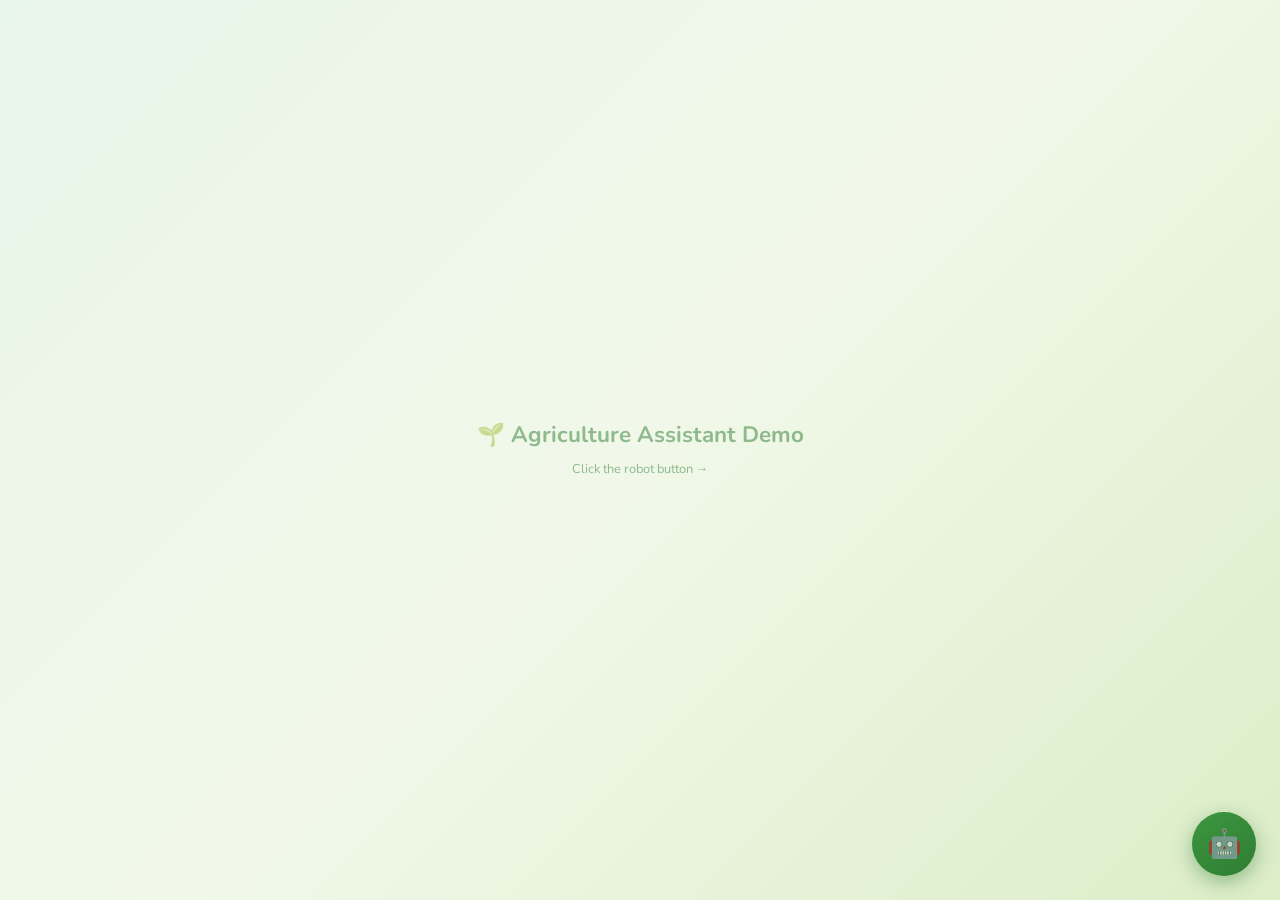
<file: index.html>
<!--<!DOCTYPE html>
<html lang="en">
<head>
    <meta charset="UTF-8">
    <meta name="viewport" content="width=device-width, initial-scale=1.0">
    <title>Agriculture Chatbot</title>
    <link href="https://fonts.googleapis.com/css2?family=Nunito:wght@400;600;700&display=swap" rel="stylesheet">
    <style>
        * { box-sizing: border-box; margin: 0; padding: 0; }

        body {
            font-family: 'Nunito', sans-serif;
            background: linear-gradient(135deg, #e8f5e9 0%, #f1f8e9 50%, #dcedc8 100%);
            min-height: 100vh;
            display: flex;
            align-items: center;
            justify-content: center;
        }

        .demo-text {
            text-align: center;
            color: #2e7d32;
            font-size: 1.4rem;
            font-weight: 700;
            opacity: 0.5;
            user-select: none;
        }

        /* ── Toggle Button ── */
        #chat-toggle {
            position: fixed;
            bottom: 24px;
            right: 24px;
            background: linear-gradient(145deg, #43a047, #2e7d32);
            color: white;
            font-size: 28px;
            width: 64px;
            height: 64px;
            border-radius: 50%;
            display: flex;
            justify-content: center;
            align-items: center;
            cursor: pointer;
            box-shadow: 0 6px 20px rgba(46,125,50,0.45);
            z-index: 1000;
            transition: transform 0.25s cubic-bezier(.34,1.56,.64,1), box-shadow 0.25s;
        }
        #chat-toggle:hover {
            transform: scale(1.1);
            box-shadow: 0 10px 28px rgba(46,125,50,0.55);
        }
        #chat-toggle.open { transform: rotate(15deg) scale(1.05); }

        /* Pulse ring */
        #chat-toggle::after {
            content: '';
            position: absolute;
            width: 100%; height: 100%;
            border-radius: 50%;
            background: rgba(46,125,50,0.3);
            animation: pulse 2.2s ease-out infinite;
        }
        @keyframes pulse {
            0%   { transform: scale(1);   opacity: 0.7; }
            100% { transform: scale(1.9); opacity: 0; }
        }

        /* ── Chat Popup ── */
        #chat-popup {
            position: fixed;
            bottom: 104px;
            right: 24px;
            width: 350px;
            height: 500px;
            background: #fff;
            border-radius: 18px;
            box-shadow: 0 12px 40px rgba(0,0,0,0.18);
            display: flex;
            flex-direction: column;
            overflow: hidden;
            z-index: 999;
            transform-origin: bottom right;
            transform: scale(0.85) translateY(20px);
            opacity: 0;
            pointer-events: none;
            transition: transform 0.3s cubic-bezier(.34,1.56,.64,1), opacity 0.25s ease;
        }
        #chat-popup.chat-visible {
            transform: scale(1) translateY(0);
            opacity: 1;
            pointer-events: all;
        }

        /* ── Header ── */
        .chat-header {
            background: linear-gradient(135deg, #388e3c, #1b5e20);
            color: white;
            padding: 14px 16px;
            display: flex;
            align-items: center;
            gap: 10px;
            flex-shrink: 0;
        }
        .header-icon {
            font-size: 22px;
            background: rgba(255,255,255,0.15);
            border-radius: 50%;
            width: 38px; height: 38px;
            display: flex; align-items: center; justify-content: center;
            flex-shrink: 0;
        }
        .header-info { flex: 1; }
        .header-info .title { font-weight: 700; font-size: 15px; }
        .header-info .subtitle { font-size: 11px; opacity: 0.8; margin-top: 1px; }
        .online-dot {
            width: 8px; height: 8px;
            background: #69f0ae;
            border-radius: 50%;
            display: inline-block;
            margin-right: 4px;
            box-shadow: 0 0 6px #69f0ae;
        }
        .close-btn {
            cursor: pointer;
            font-size: 18px;
            opacity: 0.8;
            transition: opacity 0.2s;
            padding: 4px;
            line-height: 1;
        }
        .close-btn:hover { opacity: 1; }

        /* ── Chat Box ── */
        .chat-box {
            flex: 1;
            padding: 14px;
            overflow-y: auto;
            background: #f7faf7;
            scroll-behavior: smooth;
        }
        .chat-box::-webkit-scrollbar { width: 4px; }
        .chat-box::-webkit-scrollbar-track { background: transparent; }
        .chat-box::-webkit-scrollbar-thumb { background: #c8e6c9; border-radius: 4px; }

        /* ── Messages ── */
        .message {
            margin: 8px 0;
            display: flex;
            flex-direction: column;
            animation: fadeSlide 0.3s ease both;
        }
        @keyframes fadeSlide {
            from { opacity: 0; transform: translateY(8px); }
            to   { opacity: 1; transform: translateY(0); }
        }

        .message.user { align-items: flex-end; }
        .message.bot  { align-items: flex-start; }

        .bubble {
            max-width: 80%;
            padding: 9px 13px;
            border-radius: 16px;
            font-size: 13.5px;
            line-height: 1.5;
            word-break: break-word;
        }
        .message.user .bubble {
            background: linear-gradient(135deg, #43a047, #2e7d32);
            color: white;
            border-bottom-right-radius: 4px;
        }
        .message.bot .bubble {
            background: white;
            color: #333;
            border-bottom-left-radius: 4px;
            box-shadow: 0 2px 8px rgba(0,0,0,0.08);
        }
        .label {
            font-size: 10px;
            color: #aaa;
            margin: 2px 4px;
        }

        /* Typing indicator */
        .typing .bubble {
            display: flex; gap: 5px; align-items: center;
            padding: 12px 16px;
        }
        .dot {
            width: 7px; height: 7px;
            background: #a5d6a7;
            border-radius: 50%;
            animation: bounce 1.2s infinite;
        }
        .dot:nth-child(2) { animation-delay: 0.2s; }
        .dot:nth-child(3) { animation-delay: 0.4s; }
        @keyframes bounce {
            0%, 80%, 100% { transform: translateY(0); }
            40%            { transform: translateY(-7px); }
        }

        /* Quick replies */
        .quick-replies {
            display: flex;
            flex-wrap: wrap;
            gap: 6px;
            margin-top: 6px;
            padding: 0 2px;
        }
        .quick-reply {
            background: #e8f5e9;
            color: #2e7d32;
            border: 1.5px solid #a5d6a7;
            border-radius: 20px;
            padding: 5px 12px;
            font-size: 12px;
            font-family: 'Nunito', sans-serif;
            cursor: pointer;
            transition: background 0.2s, transform 0.15s;
            font-weight: 600;
        }
        .quick-reply:hover {
            background: #c8e6c9;
            transform: translateY(-1px);
        }

        /* ── Input Area ── */
        .chat-input-area {
            display: flex;
            align-items: center;
            border-top: 1px solid #e8f5e9;
            padding: 8px 10px;
            gap: 8px;
            background: #fff;
            flex-shrink: 0;
        }
        .chat-input-area input {
            flex: 1;
            padding: 10px 14px;
            border: 1.5px solid #c8e6c9;
            border-radius: 24px;
            outline: none;
            font-size: 13.5px;
            font-family: 'Nunito', sans-serif;
            background: #f7faf7;
            color: #333;
            transition: border-color 0.2s;
        }
        .chat-input-area input:focus {
            border-color: #43a047;
            background: #fff;
        }
        .chat-input-area button {
            width: 42px; height: 42px;
            border: none;
            border-radius: 50%;
            background: linear-gradient(135deg, #43a047, #2e7d32);
            color: white;
            cursor: pointer;
            font-size: 18px;
            display: flex; align-items: center; justify-content: center;
            flex-shrink: 0;
            transition: transform 0.2s, box-shadow 0.2s;
            box-shadow: 0 3px 10px rgba(46,125,50,0.35);
        }
        .chat-input-area button:hover { transform: scale(1.08); }
        .chat-input-area button:active { transform: scale(0.95); }
    </style>
</head>
<body>

    <div class="demo-text">🌱 Agriculture Assistant Demo<br><small style="font-size:0.8rem;font-weight:400">Click the robot button →</small></div>

    <!-- Toggle Button 
    <div id="chat-toggle" onclick="toggleChat()" title="Chat with Agriculture Bot">🤖</div>

    <!-- Chat Popup 
    <div id="chat-popup">
        <div class="chat-header">
            <div class="header-icon">🌾</div>
            <div class="header-info">
                <div class="title">Agriculture Bot</div>
                <div class="subtitle"><span class="online-dot"></span>Online · Ready to help</div>
            </div>
            <span onclick="toggleChat()" class="close-btn">✖</span>
        </div>

        <div id="chat-box" class="chat-box"></div>

        <div class="chat-input-area">
            <input type="text" id="user-input" placeholder="Ask about crops, soil, fertilizer..." onkeydown="if(event.key==='Enter') sendMessage()">
            <button onclick="sendMessage()" title="Send">➤</button>
        </div>
    </div>

    <script>
        // ── DOM refs ──
        const popup   = document.getElementById('chat-popup');
        const toggle  = document.getElementById('chat-toggle');
        const chatBox = document.getElementById('chat-box');
        const input   = document.getElementById('user-input');

        // ── State ──
        let isOpen  = false;
        let greeted = false;
        let isBusy  = false;           // prevents double-sends while waiting for API
        let knowledge = [];            // populated from knowledge.json

        // ── Config ──
        const API_KEY = "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";            // 🔑 Replace with your OpenRouter API key
        const API_URL = "https://openrouter.ai/api/v1/chat/completions";
        const MODEL   = "openai/gpt-4o-mini";   // OpenRouter model string

        const quickReplies = ['Soil pH tips', 'Best fertilizers', 'Pest control', 'Watering schedule'];

        // ── Agriculture keyword filter ──
        const agricultureKeywords = [
            "rice","wheat","maize","corn","cotton","sugarcane","groundnut","millets","pulses",
            "vegetable","fruit","tomato","potato","onion","cabbage","cucumber","banana","mango",
            "orange","apple","tea","coffee","rubber","coconut",
            "soil","loamy","sandy","clay","black soil","red soil","laterite","alluvial","fertile","ph",
            "fertilizer","urea","ammonium sulfate","dap","ssp","mop","sop","nitrogen","phosphorus",
            "potassium","organic","manure","compost","vermicompost",
            "crop rotation","irrigation","drip","sprinkler","seeds","sowing","harvest","planting",
            "nursery","mulching","green manure","organic farming","pesticide","herbicide",
            "farmer","farm","agriculture","agricultural","subsidy","scheme","loan","insurance",
            "pm-kisan","soil health card","equipment","tractor","fertilizer recommendation",
            "pest","insect","disease","fungus","blight","aphid","weevil","bollworm",
            "rainfall","temperature","humidity","climate","drought","flood","water","moisture","drainage"
        ];

        function isAgricultureQuery(query) {
            const q = query.toLowerCase();
            return agricultureKeywords.some(word => q.includes(word));
        }

        // ── Knowledge base lookup (exact substring match on question field) ──
        function findAnswerFromKnowledge(query) {
            const q = query.toLowerCase();
            for (const item of knowledge) {
                if (item.question && q.includes(item.question.toLowerCase())) {
                    return item.answer;
                }
            }
            return null;
        }

        // ── Load knowledge.json (graceful fail if missing) ──
        fetch("knowledge.json")
            .then(r => r.json())
            .then(data => { knowledge = data; console.log(`✅ Loaded ${data.length} knowledge entries`); })
            .catch(() => console.warn("⚠️ knowledge.json not found — skipping local KB"));

        // ── UI helpers ──
        function toggleChat() {
            isOpen = !isOpen;
            popup.classList.toggle('chat-visible', isOpen);
            toggle.classList.toggle('open', isOpen);
            if (isOpen && !greeted) {
                greeted = true;
                setTimeout(() => {
                    addBot("👋 Hello, farmer! I'm your Agriculture Assistant. Ask me anything about crops, soil, pests, or farming tips!", true);
                }, 350);
            }
            if (isOpen) setTimeout(() => input.focus(), 400);
        }

        function escapeHTML(str) {
            return str.replace(/&/g,'&amp;').replace(/</g,'&lt;').replace(/>/g,'&gt;');
        }

        function addUser(text) {
            const el = document.createElement('div');
            el.className = 'message user';
            el.innerHTML = `<span class="label">You</span><div class="bubble">${escapeHTML(text)}</div>`;
            chatBox.appendChild(el);
            chatBox.scrollTop = chatBox.scrollHeight;
        }

        function addBot(text, showQuick = false) {
            const el = document.createElement('div');
            el.className = 'message bot';
            // Allow simple line breaks from API responses
            el.innerHTML = `<span class="label">🌾 AgriBot</span><div class="bubble">${escapeHTML(text).replace(/\n/g,'<br>')}</div>`;
            chatBox.appendChild(el);
            if (showQuick) {
                const qr = document.createElement('div');
                qr.className = 'quick-replies';
                quickReplies.forEach(q => {
                    const btn = document.createElement('button');
                    btn.className = 'quick-reply';
                    btn.textContent = q;
                    btn.onclick = () => { if (!isBusy) { input.value = q; sendMessage(); } };
                    qr.appendChild(btn);
                });
                chatBox.appendChild(qr);
            }
            chatBox.scrollTop = chatBox.scrollHeight;
        }

        function showTyping() {
            const el = document.createElement('div');
            el.className = 'message bot typing';
            el.id = 'typing-indicator';
            el.innerHTML = `<span class="label">🌾 AgriBot</span><div class="bubble"><span class="dot"></span><span class="dot"></span><span class="dot"></span></div>`;
            chatBox.appendChild(el);
            chatBox.scrollTop = chatBox.scrollHeight;
        }

        function removeTyping() {
            const t = document.getElementById('typing-indicator');
            if (t) t.remove();
        }

        function setInputBusy(busy) {
            isBusy = busy;
            input.disabled = busy;
            document.querySelector('.chat-input-area button').disabled = busy;
        }

        // ── OpenRouter API call ──
        async function fetchFromOpenRouter(message) {
            const response = await fetch(API_URL, {
                method: "POST",
                headers: {
                    "Content-Type": "application/json",
                    "Authorization": `Bearer ${API_KEY}`,
                    "HTTP-Referer": window.location.href,   // required by OpenRouter
                    "X-Title": "Agriculture Chatbot"
                },
                body: JSON.stringify({
                    model: MODEL,
                    messages: [
                        {
                            role: "system",
                            content: "You are an expert agriculture assistant. Only answer agriculture-related questions (crops, soil, fertilizers, pests, irrigation, farming practices, weather, schemes). If the question is outside agriculture, reply exactly: 'Sorry, I cannot answer that question.' Keep answers concise, practical, and farmer-friendly. Use plain text only."
                        },
                        { role: "user", content: message }
                    ],
                    temperature: 0.3,
                    max_tokens: 200
                })
            });

            if (!response.ok) {
                const err = await response.json().catch(() => ({}));
                throw new Error(err?.error?.message || `HTTP ${response.status}`);
            }

            const data = await response.json();
            return data.choices[0].message.content.trim();
        }

        // ── Main send handler (3-tier: keyword → KB → API) ──
        async function sendMessage() {
            const text = input.value.trim();
            if (!text || isBusy) return;

            addUser(text);
            input.value = '';
            setInputBusy(true);
            showTyping();

            // Tier 1 – Off-topic guard
            if (!isAgricultureQuery(text)) {
                removeTyping();
                addBot("🚫 Sorry, I can only answer agriculture-related questions. Try asking about crops, soil, fertilizers, pests, or irrigation!");
                setInputBusy(false);
                return;
            }

            // Tier 2 – Local knowledge base (instant, no API cost)
            const kbAnswer = findAnswerFromKnowledge(text);
            if (kbAnswer) {
                removeTyping();
                addBot(kbAnswer);
                setInputBusy(false);
                return;
            }

            // Tier 3 – OpenRouter AI (dynamic answer)
            if (!API_KEY) {
                // Fallback if no API key configured
                removeTyping();
                addBot("⚠️ No API key configured. Please set your OpenRouter API key in the script to get AI-powered answers.");
                setInputBusy(false);
                return;
            }

            try {
                const answer = await fetchFromOpenRouter(text);
                removeTyping();
                addBot(answer);
            } catch (err) {
                removeTyping();
                addBot(`⚠️ Error reaching AI: ${err.message}. Please try again shortly.`);
                console.error("OpenRouter error:", err);
            } finally {
                setInputBusy(false);
                input.focus();
            }
        }
    </script>
</body>
</html>-->

<!DOCTYPE html>
<html lang="en">
<head>
    <meta charset="UTF-8">
    <meta name="viewport" content="width=device-width, initial-scale=1.0">
    <title>Agriculture Chatbot</title>
    <link href="https://fonts.googleapis.com/css2?family=Nunito:wght@400;600;700&display=swap" rel="stylesheet">
    <style>
        * { box-sizing: border-box; margin: 0; padding: 0; }

        body {
            font-family: 'Nunito', sans-serif;
            background: linear-gradient(135deg, #e8f5e9 0%, #f1f8e9 50%, #dcedc8 100%);
            min-height: 100vh;
            display: flex;
            align-items: center;
            justify-content: center;
        }

        .demo-text {
            text-align: center;
            color: #2e7d32;
            font-size: 1.4rem;
            font-weight: 700;
            opacity: 0.5;
            user-select: none;
        }

        /* ── Toggle Button ── */
        #chat-toggle {
            position: fixed;
            bottom: 24px;
            right: 24px;
            background: linear-gradient(145deg, #43a047, #2e7d32);
            color: white;
            font-size: 28px;
            width: 64px;
            height: 64px;
            border-radius: 50%;
            display: flex;
            justify-content: center;
            align-items: center;
            cursor: pointer;
            box-shadow: 0 6px 20px rgba(46,125,50,0.45);
            z-index: 1000;
            transition: transform 0.25s cubic-bezier(.34,1.56,.64,1), box-shadow 0.25s;
        }
        #chat-toggle:hover {
            transform: scale(1.1);
            box-shadow: 0 10px 28px rgba(46,125,50,0.55);
        }
        #chat-toggle.open { transform: rotate(15deg) scale(1.05); }

        /* Pulse ring */
        #chat-toggle::after {
            content: '';
            position: absolute;
            width: 100%; height: 100%;
            border-radius: 50%;
            background: rgba(46,125,50,0.3);
            animation: pulse 2.2s ease-out infinite;
        }
        @keyframes pulse {
            0%   { transform: scale(1);   opacity: 0.7; }
            100% { transform: scale(1.9); opacity: 0; }
        }

        /* ── Chat Popup ── */
        #chat-popup {
            position: fixed;
            bottom: 104px;
            right: 24px;
            width: 350px;
            height: 500px;
            background: #fff;
            border-radius: 18px;
            box-shadow: 0 12px 40px rgba(0,0,0,0.18);
            display: flex;
            flex-direction: column;
            overflow: hidden;
            z-index: 999;
            transform-origin: bottom right;
            transform: scale(0.85) translateY(20px);
            opacity: 0;
            pointer-events: none;
            transition: transform 0.3s cubic-bezier(.34,1.56,.64,1), opacity 0.25s ease;
        }
        #chat-popup.chat-visible {
            transform: scale(1) translateY(0);
            opacity: 1;
            pointer-events: all;
        }

        /* ── Header ── */
        .chat-header {
            background: linear-gradient(135deg, #388e3c, #1b5e20);
            color: white;
            padding: 14px 16px;
            display: flex;
            align-items: center;
            gap: 10px;
            flex-shrink: 0;
        }
        .header-icon {
            font-size: 22px;
            background: rgba(255,255,255,0.15);
            border-radius: 50%;
            width: 38px; height: 38px;
            display: flex; align-items: center; justify-content: center;
            flex-shrink: 0;
        }
        .header-info { flex: 1; }
        .header-info .title { font-weight: 700; font-size: 15px; }
        .header-info .subtitle { font-size: 11px; opacity: 0.8; margin-top: 1px; }
        .online-dot {
            width: 8px; height: 8px;
            background: #69f0ae;
            border-radius: 50%;
            display: inline-block;
            margin-right: 4px;
            box-shadow: 0 0 6px #69f0ae;
        }
        .close-btn {
            cursor: pointer;
            font-size: 18px;
            opacity: 0.8;
            transition: opacity 0.2s;
            padding: 4px;
            line-height: 1;
        }
        .close-btn:hover { opacity: 1; }

        /* ── Chat Box ── */
        .chat-box {
            flex: 1;
            padding: 14px;
            overflow-y: auto;
            background: #f7faf7;
            scroll-behavior: smooth;
        }
        .chat-box::-webkit-scrollbar { width: 4px; }
        .chat-box::-webkit-scrollbar-track { background: transparent; }
        .chat-box::-webkit-scrollbar-thumb { background: #c8e6c9; border-radius: 4px; }

        /* ── Messages ── */
        .message {
            margin: 8px 0;
            display: flex;
            flex-direction: column;
            animation: fadeSlide 0.3s ease both;
        }
        @keyframes fadeSlide {
            from { opacity: 0; transform: translateY(8px); }
            to   { opacity: 1; transform: translateY(0); }
        }

        .message.user { align-items: flex-end; }
        .message.bot  { align-items: flex-start; }

        .bubble {
            max-width: 80%;
            padding: 9px 13px;
            border-radius: 16px;
            font-size: 13.5px;
            line-height: 1.5;
            word-break: break-word;
        }
        .message.user .bubble {
            background: linear-gradient(135deg, #43a047, #2e7d32);
            color: white;
            border-bottom-right-radius: 4px;
        }
        .message.bot .bubble {
            background: white;
            color: #333;
            border-bottom-left-radius: 4px;
            box-shadow: 0 2px 8px rgba(0,0,0,0.08);
        }
        .label {
            font-size: 10px;
            color: #aaa;
            margin: 2px 4px;
        }

        /* Typing indicator */
        .typing .bubble {
            display: flex; gap: 5px; align-items: center;
            padding: 12px 16px;
        }
        .dot {
            width: 7px; height: 7px;
            background: #a5d6a7;
            border-radius: 50%;
            animation: bounce 1.2s infinite;
        }
        .dot:nth-child(2) { animation-delay: 0.2s; }
        .dot:nth-child(3) { animation-delay: 0.4s; }
        @keyframes bounce {
            0%, 80%, 100% { transform: translateY(0); }
            40%            { transform: translateY(-7px); }
        }

        /* Quick replies */
        .quick-replies {
            display: flex;
            flex-wrap: wrap;
            gap: 6px;
            margin-top: 6px;
            padding: 0 2px;
        }
        .quick-reply {
            background: #e8f5e9;
            color: #2e7d32;
            border: 1.5px solid #a5d6a7;
            border-radius: 20px;
            padding: 5px 12px;
            font-size: 12px;
            font-family: 'Nunito', sans-serif;
            cursor: pointer;
            transition: background 0.2s, transform 0.15s;
            font-weight: 600;
        }
        .quick-reply:hover {
            background: #c8e6c9;
            transform: translateY(-1px);
        }

        /* ── Input Area ── */
        .chat-input-area {
            display: flex;
            align-items: center;
            border-top: 1px solid #e8f5e9;
            padding: 8px 10px;
            gap: 8px;
            background: #fff;
            flex-shrink: 0;
        }
        .chat-input-area input {
            flex: 1;
            padding: 10px 14px;
            border: 1.5px solid #c8e6c9;
            border-radius: 24px;
            outline: none;
            font-size: 13.5px;
            font-family: 'Nunito', sans-serif;
            background: #f7faf7;
            color: #333;
            transition: border-color 0.2s;
        }
        .chat-input-area input:focus {
            border-color: #43a047;
            background: #fff;
        }
        .chat-input-area button {
            width: 42px; height: 42px;
            border: none;
            border-radius: 50%;
            background: linear-gradient(135deg, #43a047, #2e7d32);
            color: white;
            cursor: pointer;
            font-size: 18px;
            display: flex; align-items: center; justify-content: center;
            flex-shrink: 0;
            transition: transform 0.2s, box-shadow 0.2s;
            box-shadow: 0 3px 10px rgba(46,125,50,0.35);
        }
        .chat-input-area button:hover { transform: scale(1.08); }
        .chat-input-area button:active { transform: scale(0.95); }
    </style>
</head>
<body>

    <div class="demo-text">🌱 Agriculture Assistant Demo<br><small style="font-size:0.8rem;font-weight:400">Click the robot button →</small></div>

    <!-- Toggle Button -->
    <div id="chat-toggle" onclick="toggleChat()" title="Chat with Agriculture Bot">🤖</div>

    <!-- Chat Popup -->
    <div id="chat-popup">
        <div class="chat-header">
            <div class="header-icon">🌾</div>
            <div class="header-info">
                <div class="title">Agriculture Bot</div>
                <div class="subtitle"><span class="online-dot"></span>Online · Ready to help</div>
            </div>
            <span onclick="toggleChat()" class="close-btn">✖</span>
        </div>

        <div id="chat-box" class="chat-box"></div>

        <div class="chat-input-area">
            <input type="text" id="user-input" placeholder="Ask about crops, soil, fertilizer..." onkeydown="if(event.key==='Enter') sendMessage()">
            <button onclick="sendMessage()" title="Send">➤</button>
        </div>
    </div>

    <script>
        // ── DOM refs ──
        const popup   = document.getElementById('chat-popup');
        const toggle  = document.getElementById('chat-toggle');
        const chatBox = document.getElementById('chat-box');
        const input   = document.getElementById('user-input');

        // ── State ──
        let isOpen  = false;
        let greeted = false;
        let isBusy  = false;           // prevents double-sends while waiting for API
        let knowledge = [];            // populated from knowledge.json

        // ── Config ──
        const API_KEY = "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";            // 🔑 Replace with your OpenRouter API key
        const API_URL = "https://openrouter.ai/api/v1/chat/completions";
        const MODEL   = "openai/gpt-4o-mini";   // OpenRouter model string

        const quickReplies = ['Soil pH tips', 'Best fertilizers', 'Pest control', 'Watering schedule'];

        // ── Topic classification ──

        // Basic human conversation — always allowed
        const conversationPatterns = [
            /^(hi|hello|hey|howdy|hiya|yo)\b/i,
            /^good\s*(morning|afternoon|evening|night|day)\b/i,
            /^(how are you|how r u|how do you do|what's up|whats up|sup)\b/i,
            /^(thanks|thank you|thx|ty|cheers|appreciate)/i,
            /^(bye|goodbye|see you|take care|later|cya)\b/i,
            /^(ok|okay|sure|alright|got it|understood|great|nice|cool|awesome|wow)\b/i,
            /^(yes|no|yeah|nope|yep|nah)\b/i,
            /^(who are you|what are you|tell me about yourself|your name)/i,
            /\b(wish|congrat|happy)\b.*\b(birthday|new year|diwali|christmas|eid|pongal|holi)\b/i
        ];

        // Agriculture-specific keywords
        const agricultureKeywords = [
            "rice","wheat","maize","corn","cotton","sugarcane","groundnut","millets","pulses",
            "vegetable","fruit","tomato","potato","onion","cabbage","cucumber","banana","mango",
            "orange","apple","tea","coffee","rubber","coconut","crop","crops","plant","plants",
            "soil","loamy","sandy","clay","black soil","red soil","laterite","alluvial","fertile",
            "fertilizer","urea","ammonium","dap","ssp","mop","sop","nitrogen","phosphorus",
            "potassium","manure","compost","vermicompost","npk","organic",
            "irrigation","drip","sprinkler","seeds","sowing","harvest","planting","nursery",
            "mulching","green manure","organic farming","pesticide","herbicide","crop rotation",
            "farmer","farm","agriculture","agricultural","subsidy","scheme","loan","insurance",
            "pm-kisan","soil health card","tractor","pest","insect","fungus","blight",
            "aphid","weevil","bollworm","disease","weed"
        ];

        // Geography, environment & science — always allowed
        const geoScienceKeywords = [
            "temperature","climate","humidity","ph","rainfall","precipitation","drought","flood",
            "moisture","weather","season","monsoon","geography","country","region","continent",
            "state","district","location","latitude","longitude","altitude","elevation",
            "tropical","subtropical","arid","semi-arid","temperate","mediterranean","polar",
            "biome","ecosystem","forest","desert","mountain","plain","plateau","river","lake",
            "ocean","sea","wind","atmosphere","greenhouse","carbon","oxygen","ozone","soil type",
            "water table","groundwater","aquifer","erosion","deforestation","biodiversity",
            "ecology","environment","pollution","sustainability","india","china","usa","africa",
            "europe","asia","pacific","atlantic","amazon","himalaya","sahara"
        ];

        // Blocked — clearly off-scope harmful/irrelevant topics
        const blockedKeywords = [
            "hack","exploit","malware","casino","gambling","porn","adult content","sex","weapon","bomb"
        ];

        function classifyQuery(query) {
            const q = query.toLowerCase().trim();
            if (blockedKeywords.some(w => q.includes(w))) return "blocked";
            if (conversationPatterns.some(p => p.test(q)))  return "allowed";
            if (geoScienceKeywords.some(w => q.includes(w))) return "allowed";
            if (agricultureKeywords.some(w => q.includes(w))) return "allowed";
            // Let AI handle ambiguous short queries instead of hard-blocking
            return "allowed";
        }

        // ── Knowledge base lookup (exact substring match on question field) ──
        function findAnswerFromKnowledge(query) {
            const q = query.toLowerCase();
            for (const item of knowledge) {
                if (item.question && q.includes(item.question.toLowerCase())) {
                    return item.answer;
                }
            }
            return null;
        }

        // ── Load knowledge.json (graceful fail if missing) ──
        fetch("knowledge.json")
            .then(r => r.json())
            .then(data => { knowledge = data; console.log(`✅ Loaded ${data.length} knowledge entries`); })
            .catch(() => console.warn("⚠️ knowledge.json not found — skipping local KB"));

        // ── UI helpers ──
        function toggleChat() {
            isOpen = !isOpen;
            popup.classList.toggle('chat-visible', isOpen);
            toggle.classList.toggle('open', isOpen);
            if (isOpen && !greeted) {
                greeted = true;
                setTimeout(() => {
                    addBot("👋 Hello, farmer! I'm your Agriculture Assistant. Ask me anything about crops, soil, pests, or farming tips!", true);
                }, 350);
            }
            if (isOpen) setTimeout(() => input.focus(), 400);
        }

        function escapeHTML(str) {
            return str.replace(/&/g,'&amp;').replace(/</g,'&lt;').replace(/>/g,'&gt;');
        }

        function addUser(text) {
            const el = document.createElement('div');
            el.className = 'message user';
            el.innerHTML = `<span class="label">You</span><div class="bubble">${escapeHTML(text)}</div>`;
            chatBox.appendChild(el);
            chatBox.scrollTop = chatBox.scrollHeight;
        }

        function addBot(text, showQuick = false) {
            const el = document.createElement('div');
            el.className = 'message bot';
            // Allow simple line breaks from API responses
            el.innerHTML = `<span class="label">🌾 AgriBot</span><div class="bubble">${escapeHTML(text).replace(/\n/g,'<br>')}</div>`;
            chatBox.appendChild(el);
            if (showQuick) {
                const qr = document.createElement('div');
                qr.className = 'quick-replies';
                quickReplies.forEach(q => {
                    const btn = document.createElement('button');
                    btn.className = 'quick-reply';
                    btn.textContent = q;
                    btn.onclick = () => { if (!isBusy) { input.value = q; sendMessage(); } };
                    qr.appendChild(btn);
                });
                chatBox.appendChild(qr);
            }
            chatBox.scrollTop = chatBox.scrollHeight;
        }

        function showTyping() {
            const el = document.createElement('div');
            el.className = 'message bot typing';
            el.id = 'typing-indicator';
            el.innerHTML = `<span class="label">🌾 AgriBot</span><div class="bubble"><span class="dot"></span><span class="dot"></span><span class="dot"></span></div>`;
            chatBox.appendChild(el);
            chatBox.scrollTop = chatBox.scrollHeight;
        }

        function removeTyping() {
            const t = document.getElementById('typing-indicator');
            if (t) t.remove();
        }

        function setInputBusy(busy) {
            isBusy = busy;
            input.disabled = busy;
            document.querySelector('.chat-input-area button').disabled = busy;
        }

        // ── Instant local replies for greetings (no API needed) ──
        const greetingReplies = [
            { pattern: /^(hi|hello|hey|howdy|hiya|yo)\b/i,                              reply: "👋 Hello! I'm AgriBot, your agriculture & environment assistant. How can I help you today?" },
            { pattern: /^good\s*morning\b/i,                                             reply: "🌅 Good morning! Hope your fields are flourishing. What can I help you with?" },
            { pattern: /^good\s*(afternoon|evening)\b/i,                                 reply: "🌿 Good day! Ready to answer your farming, climate, or geography questions." },
            { pattern: /^good\s*night\b/i,                                               reply: "🌙 Good night! Rest well. Come back anytime with your questions." },
            { pattern: /^(how are you|how r u|how do you do|what's up|whats up|sup)\b/i, reply: "😊 I'm doing great and ready to help! What's on your mind?" },
            { pattern: /^(thanks|thank you|thx|ty|cheers|appreciate)/i,                   reply: "🙏 You're welcome! Feel free to ask anything else." },
            { pattern: /^(bye|goodbye|see you|take care|later|cya)\b/i,                   reply: "👋 Goodbye! Happy farming and stay safe!" },
            { pattern: /^(who are you|what are you|your name|about you)/i,                reply: "🤖 I'm AgriBot — your smart assistant for agriculture, geography, climate, and more. Ask me anything!" },
        ];

        function getGreetingReply(text) {
            for (const g of greetingReplies) {
                if (g.pattern.test(text.trim())) return g.reply;
            }
            return null;
        }

        // ── OpenRouter API call ──
        async function fetchFromOpenRouter(message) {
            const systemPrompt = `You are AgriBot, a friendly and knowledgeable assistant. You help with:
1. Agriculture: crops, soil, fertilizers, pests, irrigation, harvesting, farming schemes (PM-KISAN, Soil Health Card, etc.)
2. Geography & environment: temperature, climate, humidity, pH levels, rainfall, seasons, soil types by country or region
3. General conversation: greetings, thanks, farewells, questions about yourself

Respond warmly and naturally. For geography and climate questions, give accurate factual answers and relate them to farming where useful. Keep answers concise (2-4 sentences max). Use plain text only — no markdown, no bullet symbols.

Politely decline only if a question is clearly unrelated (e.g., movies, coding, sports, gambling).`;

            const response = await fetch(API_URL, {
                method: "POST",
                headers: {
                    "Content-Type": "application/json",
                    "Authorization": `Bearer ${API_KEY}`,
                    "HTTP-Referer": window.location.href,
                    "X-Title": "Agriculture Chatbot"
                },
                body: JSON.stringify({
                    model: MODEL,
                    messages: [
                        { role: "system", content: systemPrompt },
                        { role: "user", content: message }
                    ],
                    temperature: 0.4,
                    max_tokens: 220
                })
            });

            if (!response.ok) {
                const err = await response.json().catch(() => ({}));
                throw new Error(err?.error?.message || `HTTP ${response.status}`);
            }

            const data = await response.json();
            return data.choices[0].message.content.trim();
        }

        // ── Main send handler (4-tier: blocked → greeting → KB → API) ──
        async function sendMessage() {
            const text = input.value.trim();
            if (!text || isBusy) return;

            addUser(text);
            input.value = '';
            setInputBusy(true);

            // Tier 1 – Hard block harmful/irrelevant topics instantly
            if (classifyQuery(text) === "blocked") {
                addBot("🚫 Sorry, that topic is outside what I can help with. Try asking about crops, climate, geography, or farming!");
                setInputBusy(false);
                return;
            }

            // Tier 2 – Instant greeting reply (no delay, no API cost)
            const greetReply = getGreetingReply(text);
            if (greetReply) {
                addBot(greetReply);
                setInputBusy(false);
                return;
            }

            showTyping();

            // Tier 3 – Local knowledge base (instant, no API cost)
            const kbAnswer = findAnswerFromKnowledge(text);
            if (kbAnswer) {
                removeTyping();
                addBot(kbAnswer);
                setInputBusy(false);
                return;
            }

            // Tier 4 – OpenRouter AI (dynamic answer for everything else)
            if (!API_KEY) {
                removeTyping();
                addBot("⚠️ No API key configured. Please add your OpenRouter API key in the script to enable AI-powered answers.");
                setInputBusy(false);
                return;
            }

            try {
                const answer = await fetchFromOpenRouter(text);
                removeTyping();
                addBot(answer);
            } catch (err) {
                removeTyping();
                addBot(`⚠️ Error reaching AI: ${err.message}. Please try again shortly.`);
                console.error("OpenRouter error:", err);
            } finally {
                setInputBusy(false);
                input.focus();
            }
        }
    </script>
</body>
</html>
</file>
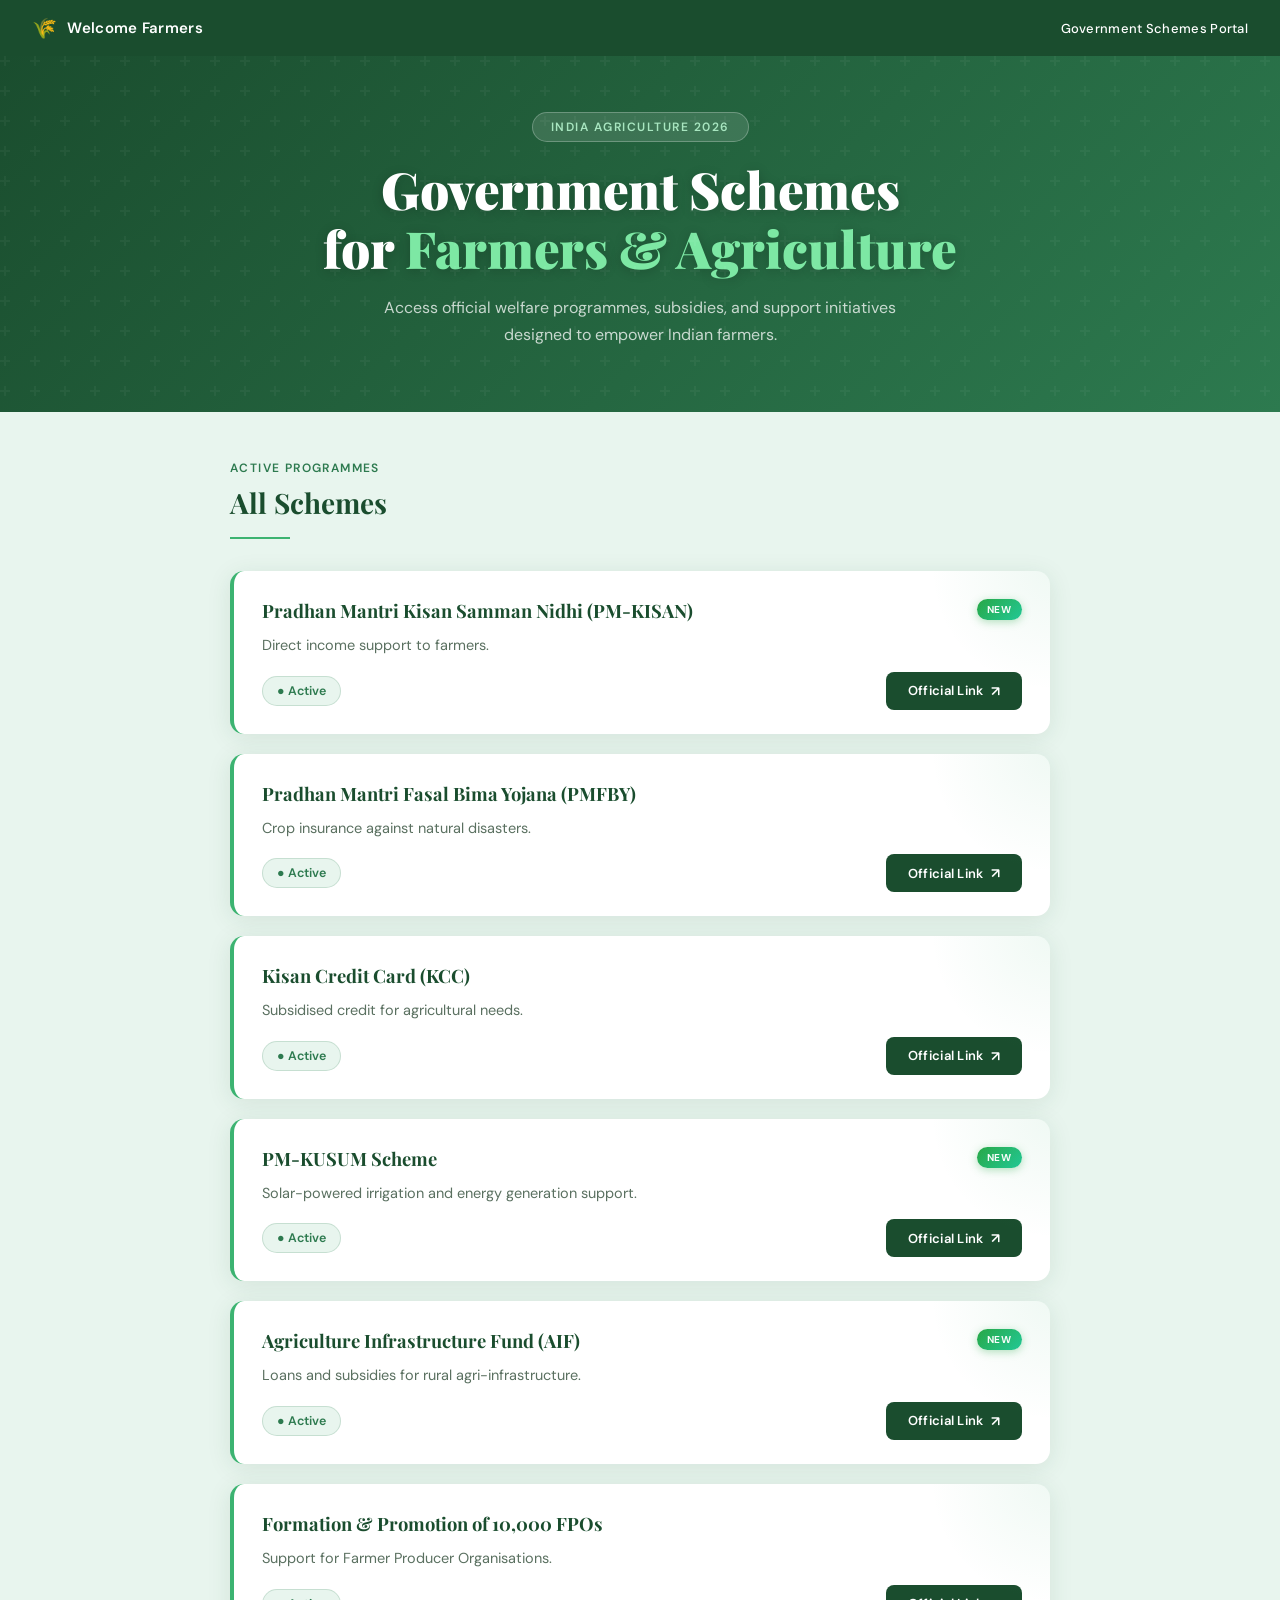
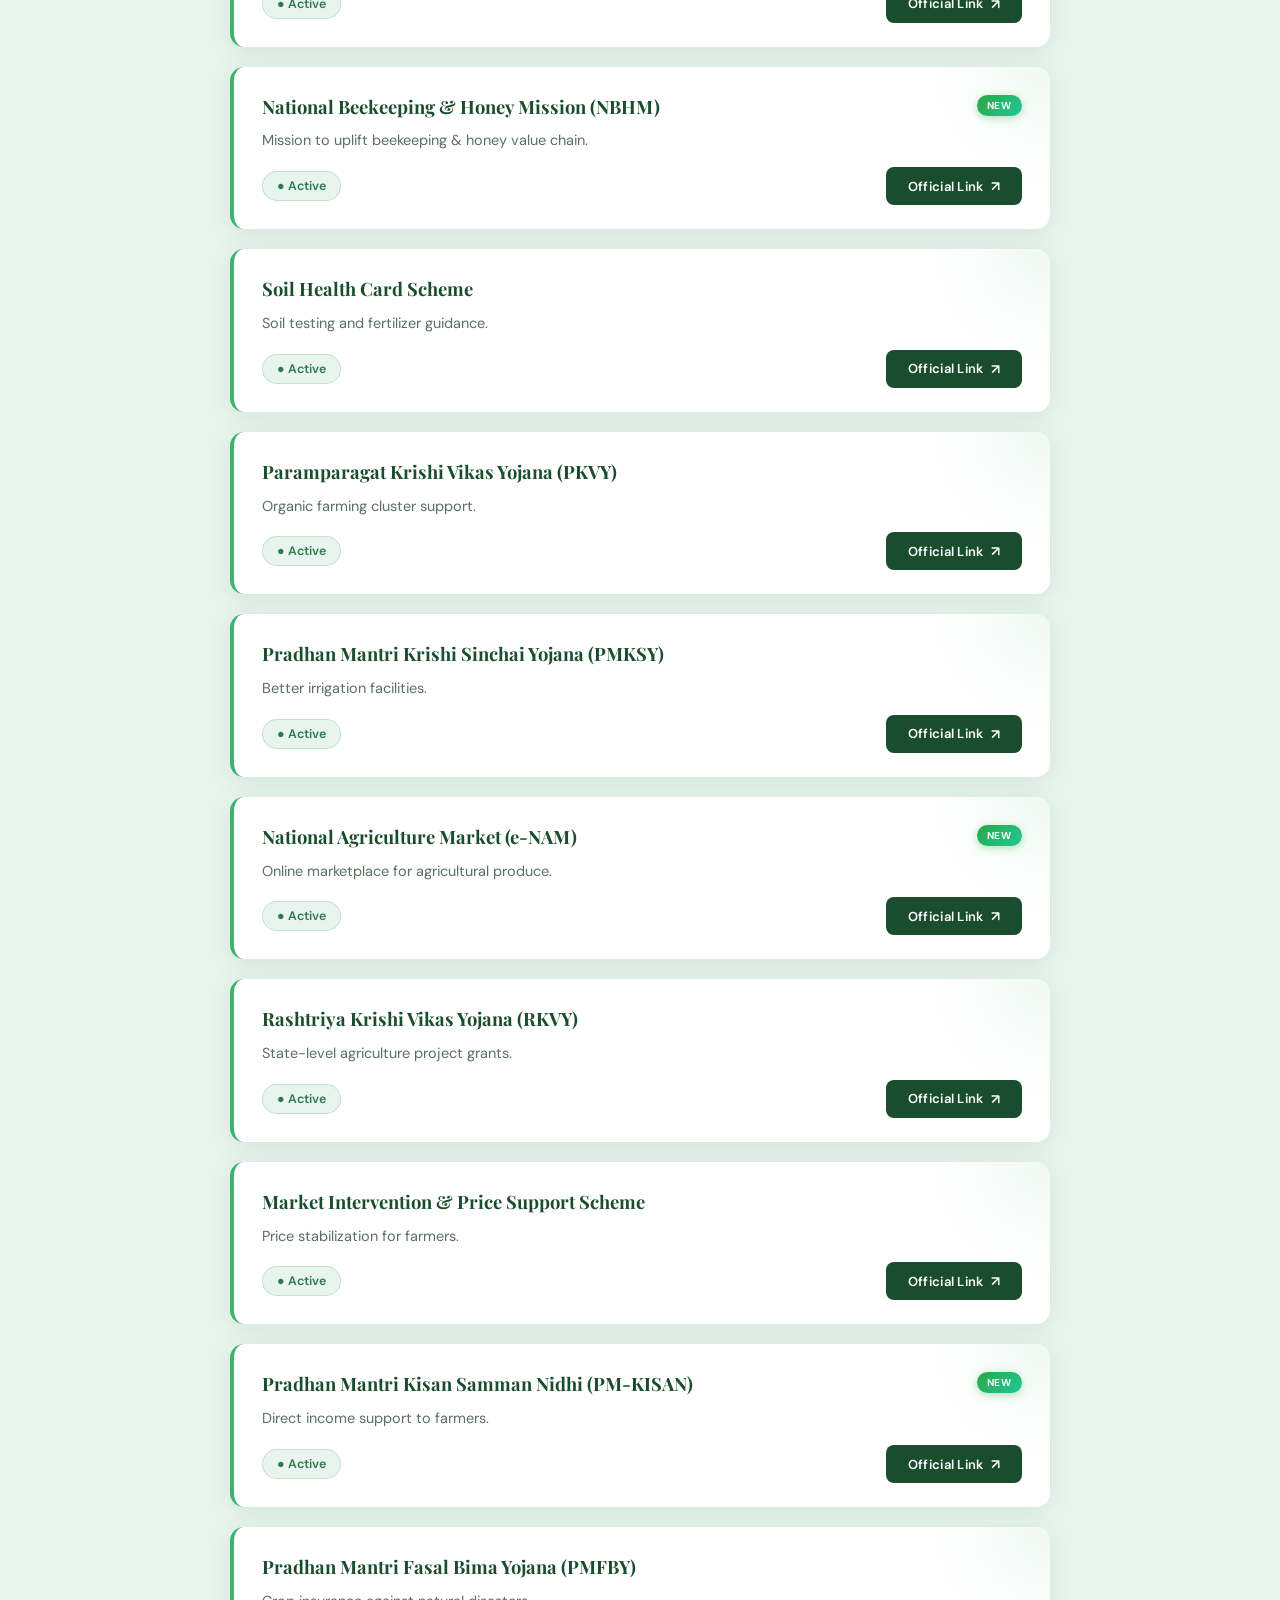
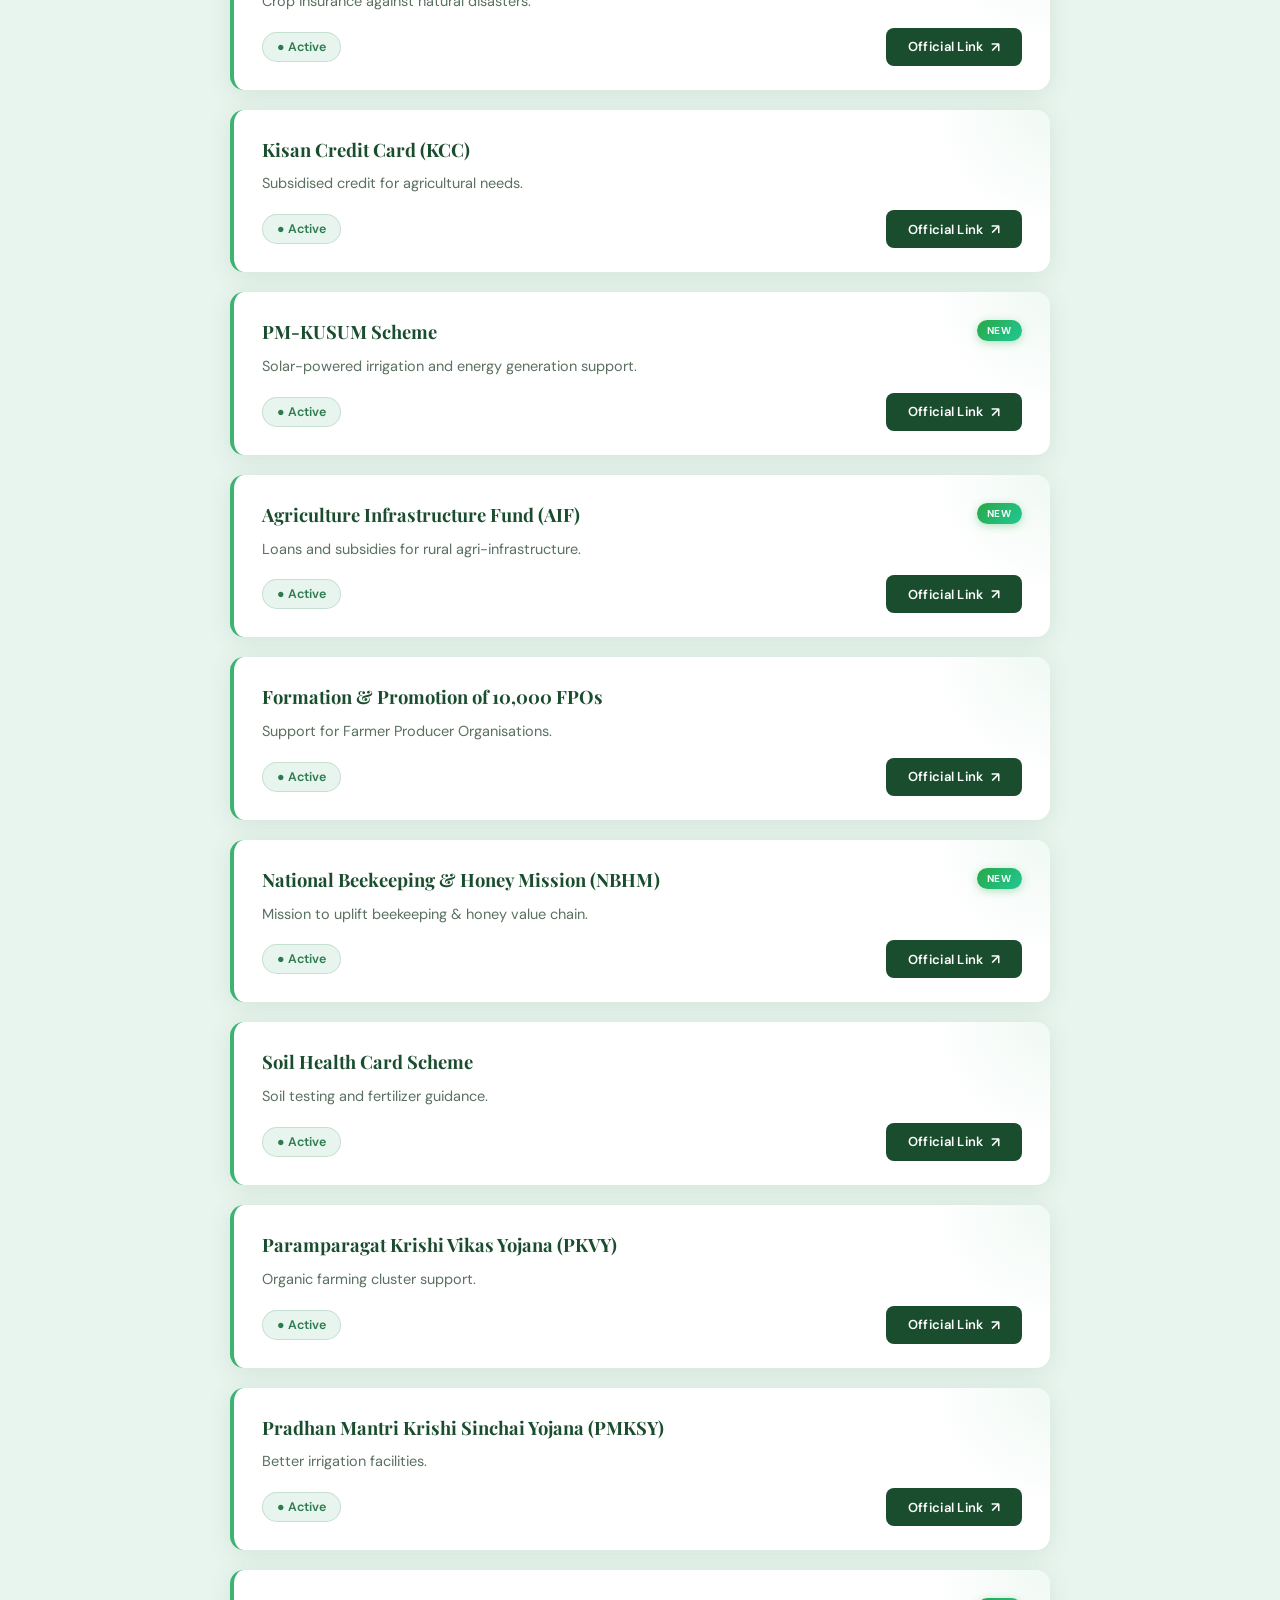
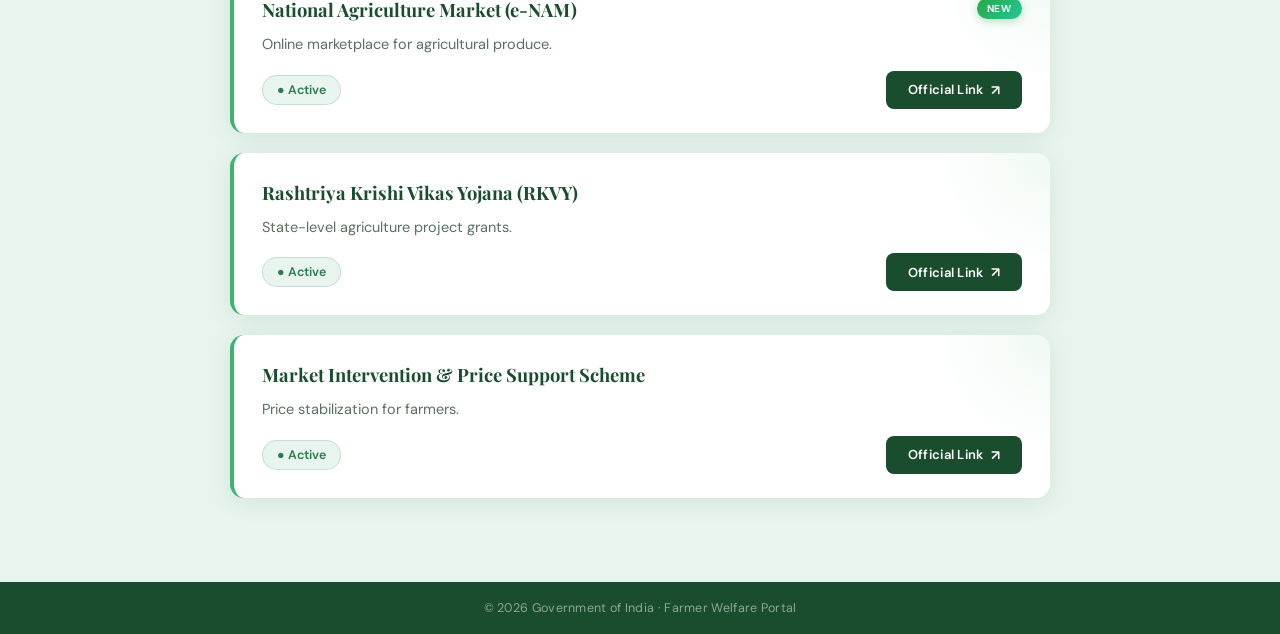
<file: schemes.html>
<!DOCTYPE html>
<html>
<head>
  <meta charset="UTF-8">
  <title>Government Schemes for Farmers</title>
  <link href="https://fonts.googleapis.com/css2?family=Playfair+Display:wght@700;900&family=DM+Sans:wght@400;500;600&display=swap" rel="stylesheet">
  <style>
    :root {
      --green-dark:   #1a4d2e;
      --green-mid:    #2d7a4f;
      --green-bright: #3cb371;
      --green-light:  #e8f5ee;
      --accent:       #f5a623;
      --text-dark:    #1a2e1f;
      --text-muted:   #5a7060;
      --white:        #ffffff;
      --card-shadow:  0 4px 24px rgba(26, 77, 46, 0.10);
    }

    * { box-sizing: border-box; margin: 0; padding: 0; }

    html { scroll-behavior: smooth; }

    body {
      font-family: 'DM Sans', sans-serif;
      background: var(--green-light);
      min-height: 100vh;
      color: var(--text-dark);
    }

    /* ── Top bar matching the portal nav ── */
    .topbar {
      background: var(--green-dark);
      color: var(--white);
      display: flex;
      align-items: center;
      justify-content: space-between;
      padding: 0 32px;
      height: 56px;
      font-size: 13px;
      font-weight: 500;
      letter-spacing: 0.3px;
    }

    .topbar-brand {
      display: flex;
      align-items: center;
      gap: 10px;
      font-size: 15px;
      font-weight: 600;
    }

    .topbar-brand span { font-size: 20px; }

    /* ── Hero header ── */
    .hero {
      background: linear-gradient(135deg, var(--green-dark) 0%, var(--green-mid) 100%);
      padding: 56px 24px 64px;
      text-align: center;
      position: relative;
      overflow: hidden;
    }

    .hero::before {
      content: '';
      position: absolute;
      inset: 0;
      background: url("data:image/svg+xml,%3Csvg width='60' height='60' viewBox='0 0 60 60' xmlns='http://www.w3.org/2000/svg'%3E%3Cg fill='none' fill-rule='evenodd'%3E%3Cg fill='%23ffffff' fill-opacity='0.04'%3E%3Cpath d='M36 34v-4h-2v4h-4v2h4v4h2v-4h4v-2h-4zm0-30V0h-2v4h-4v2h4v4h2V6h4V4h-4zM6 34v-4H4v4H0v2h4v4h2v-4h4v-2H6zM6 4V0H4v4H0v2h4v4h2V6h4V4H6z'/%3E%3C/g%3E%3C/g%3E%3C/svg%3E");
    }

    .hero-eyebrow {
      display: inline-block;
      background: rgba(255,255,255,0.12);
      border: 1px solid rgba(255,255,255,0.25);
      color: #a8e6c0;
      font-size: 12px;
      font-weight: 600;
      letter-spacing: 1.5px;
      text-transform: uppercase;
      padding: 6px 18px;
      border-radius: 100px;
      margin-bottom: 18px;
    }

    .hero h1 {
      font-family: 'Playfair Display', serif;
      font-size: clamp(2rem, 5vw, 3.2rem);
      font-weight: 900;
      color: var(--white);
      line-height: 1.15;
      margin-bottom: 16px;
      text-shadow: 0 2px 12px rgba(0,0,0,0.2);
    }

    .hero h1 em {
      color: #7de8a4;
      font-style: normal;
    }

    .hero p {
      color: rgba(255,255,255,0.75);
      font-size: 16px;
      max-width: 520px;
      margin: 0 auto;
      line-height: 1.7;
    }

    /* ── Schemes grid ── */
    .schemes-wrapper {
      max-width: 860px;
      margin: 0 auto;
      padding: 48px 20px 64px;
    }

    .section-label {
      font-size: 12px;
      font-weight: 600;
      letter-spacing: 1.4px;
      text-transform: uppercase;
      color: var(--green-mid);
      margin-bottom: 8px;
    }

    .section-title {
      font-family: 'Playfair Display', serif;
      font-size: 1.75rem;
      font-weight: 700;
      color: var(--green-dark);
      margin-bottom: 32px;
      padding-bottom: 16px;
      border-bottom: 2px solid var(--green-light);
      position: relative;
    }

    .section-title::after {
      content: '';
      position: absolute;
      bottom: -2px;
      left: 0;
      width: 60px;
      height: 2px;
      background: var(--green-bright);
    }

    /* ── Card ── */
    .scheme-card {
      background: var(--white);
      border-radius: 14px;
      box-shadow: var(--card-shadow);
      margin-bottom: 20px;
      padding: 28px 28px 24px;
      border-left: 4px solid var(--green-bright);
      display: flex;
      flex-direction: column;
      gap: 10px;
      transition: transform 0.25s ease, box-shadow 0.25s ease;
      position: relative;
      overflow: hidden;
    }

    .scheme-card::after {
      content: '';
      position: absolute;
      top: 0; right: 0;
      width: 120px; height: 120px;
      background: radial-gradient(circle at top right, rgba(61,179,113,0.08), transparent 70%);
      pointer-events: none;
    }

    .scheme-card:hover {
      transform: translateY(-4px);
      box-shadow: 0 12px 36px rgba(26, 77, 46, 0.15);
    }

    .card-header {
      display: flex;
      align-items: flex-start;
      justify-content: space-between;
      gap: 12px;
      flex-wrap: wrap;
    }

    .scheme-title {
      font-family: 'Playfair Display', serif;
      font-size: 1.15rem;
      font-weight: 700;
      color: var(--green-dark);
      line-height: 1.3;
      flex: 1;
    }

    .badge-new {
      background: linear-gradient(135deg, #28a745 0%, #20c997 100%);
      color: white;
      font-size: 10px;
      font-weight: 700;
      padding: 4px 10px;
      border-radius: 100px;
      letter-spacing: 0.8px;
      text-transform: uppercase;
      white-space: nowrap;
      animation: pulse 2.5s infinite;
      box-shadow: 0 2px 8px rgba(40, 167, 69, 0.35);
      flex-shrink: 0;
    }

    @keyframes pulse {
      0%, 100% { transform: scale(1); }
      50%       { transform: scale(1.06); }
    }

    .scheme-desc {
      font-size: 14.5px;
      color: var(--text-muted);
      line-height: 1.7;
    }

    .card-footer {
      display: flex;
      align-items: center;
      justify-content: space-between;
      flex-wrap: wrap;
      gap: 12px;
      margin-top: 4px;
    }

    .scheme-status {
      font-size: 12.5px;
      font-weight: 600;
      color: var(--green-mid);
      background: var(--green-light);
      padding: 6px 14px;
      border-radius: 100px;
      border: 1px solid rgba(45,122,79,0.18);
    }

    /* ── Button ── */
    .btn-green {
      background: var(--green-dark);
      color: var(--white);
      font-family: 'DM Sans', sans-serif;
      font-size: 13px;
      font-weight: 600;
      padding: 10px 22px;
      border: none;
      border-radius: 8px;
      cursor: pointer;
      text-decoration: none;
      display: inline-flex;
      align-items: center;
      gap: 7px;
      transition: all 0.25s ease;
      letter-spacing: 0.3px;
      position: relative;
      overflow: hidden;
    }

    .btn-green::after {
      content: '↗';
      font-size: 14px;
      transition: transform 0.2s ease;
    }

    .btn-green:hover {
      background: var(--green-mid);
      transform: translateY(-1px);
      box-shadow: 0 6px 18px rgba(26,77,46,0.25);
    }

    .btn-green:hover::after {
      transform: translate(2px,-2px);
    }

    .btn-green:active { transform: translateY(0); }

    /* ── Loading / error ── */
    #schemesContainer:empty::before,
    .loading {
      text-align: center;
      color: var(--text-muted);
      font-size: 15px;
      padding: 40px;
    }

    /* ── Footer strip ── */
    .footer {
      background: var(--green-dark);
      color: rgba(255,255,255,0.5);
      text-align: center;
      font-size: 12.5px;
      padding: 18px;
      letter-spacing: 0.3px;
    }

    /* ── Responsive ── */
    @media (max-width: 600px) {
      .hero { padding: 40px 16px 48px; }
      .scheme-card { padding: 20px 18px; }
      .topbar { padding: 0 16px; font-size: 12px; }
    }
  </style>
</head>
<body>

  <!-- Top bar matching portal nav -->
  <div class="topbar">
    <div class="topbar-brand">
      <span>🌾</span> Welcome Farmers
    </div>
    <div>Government Schemes Portal</div>
  </div>

  <!-- Hero -->
  <div class="hero">
    <div class="hero-eyebrow">India Agriculture 2026</div>
    <h1>Government Schemes<br>for <em>Farmers & Agriculture</em></h1>
    <p>Access official welfare programmes, subsidies, and support initiatives designed to empower Indian farmers.</p>
  </div>

  <!-- Schemes list -->
  <div class="schemes-wrapper">
    <div class="section-label">Active Programmes</div>
    <div class="section-title">All Schemes</div>
    <div id="schemesContainer"><p class="loading">Loading schemes…</p></div>
  </div>

  <div class="footer">© 2026 Government of India · Farmer Welfare Portal</div>

  <script>
    fetch('schemes.json')
      .then(r => { if (!r.ok) throw new Error(); return r.json(); })
      .then(data => {
        const container = document.getElementById('schemesContainer');
        container.innerHTML = '';
        data.forEach(scheme => {
          const card = document.createElement('div');
          card.className = 'scheme-card';
          card.innerHTML = `
            <div class="card-header">
              <div class="scheme-title">${scheme.title}</div>
              ${scheme.new ? '<span class="badge-new">New</span>' : ''}
            </div>
            <p class="scheme-desc">${scheme.description}</p>
            <div class="card-footer">
              <span class="scheme-status">● ${scheme.status}</span>
              <button class="btn-green" onclick="window.open('${scheme.link}','_blank')">
                Official Link
              </button>
            </div>
          `;
          container.appendChild(card);
        });
      })
      .catch(() => {
        document.getElementById('schemesContainer').innerHTML =
          '<p class="loading">Failed to load schemes. Please try again later.</p>';
      });
  </script>
</body>
</html>
</file>
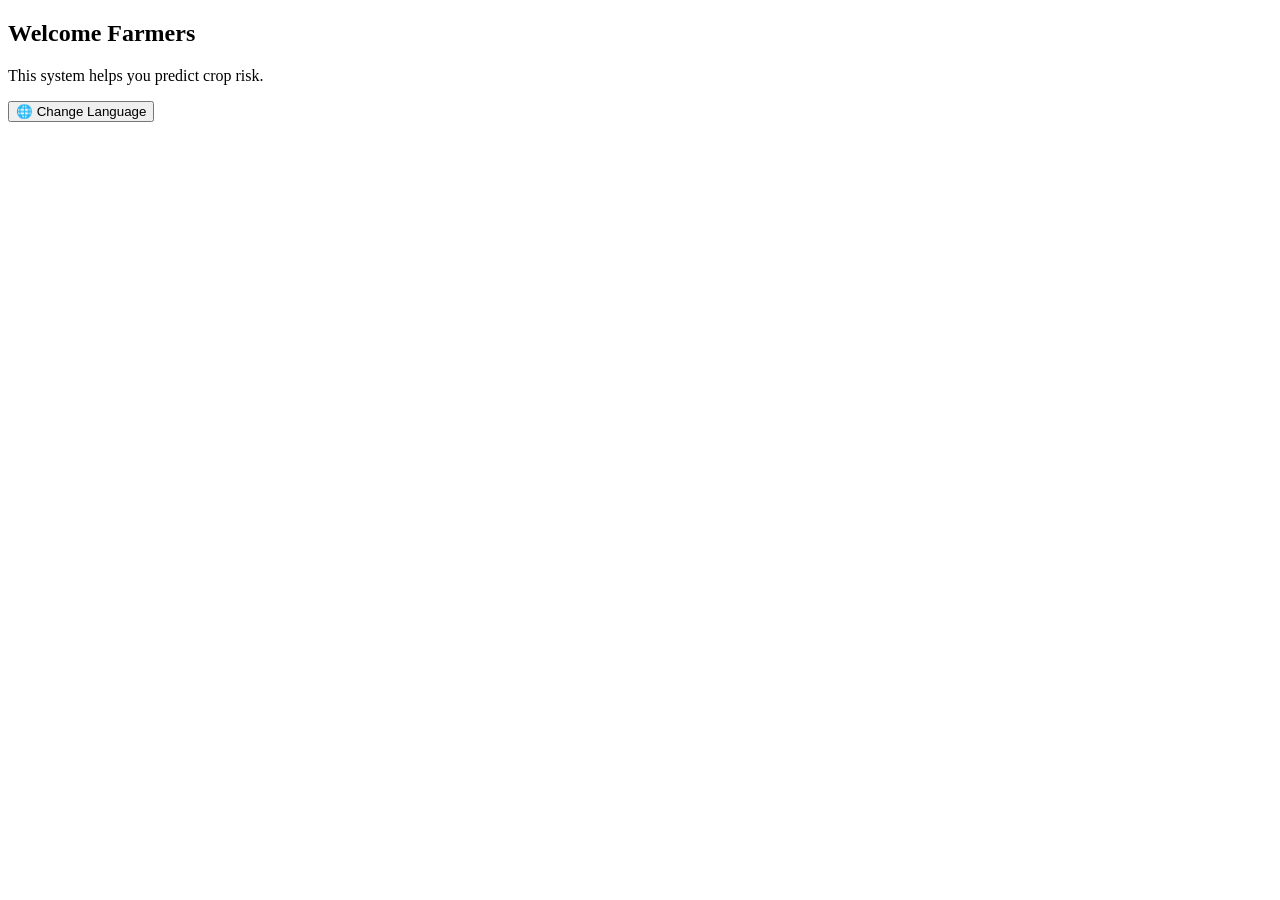
<file: test-language.html>
<!DOCTYPE html>
<html>
<head>
  <title>Language Test</title>
</head>

<body>

<h2 data-i18n="title">Welcome Farmers</h2>

<p data-i18n="desc">
This system helps you predict crop risk.
</p>

<button onclick="toggleLanguage()">🌐 Change Language</button>

<script>

const translations = {
  en: {
    title: "Welcome Farmers",
    desc: "This system helps you predict crop risk."
  },

  ta: {
    title: "வரவேற்கிறோம் விவசாயிகளே",
    desc: "இந்த அமைப்பு பயிர் ஆபத்தை கணிக்க உதவுகிறது."
  }
};

let currentLang = "en";

function applyLanguage(lang) {
  document.querySelectorAll("[data-i18n]").forEach(el => {
    const key = el.dataset.i18n;
    el.innerText = translations[lang][key];
  });
}

function toggleLanguage() {
  currentLang = currentLang === "en" ? "ta" : "en";
  applyLanguage(currentLang);
}

</script>

</body>
</html>
</file>
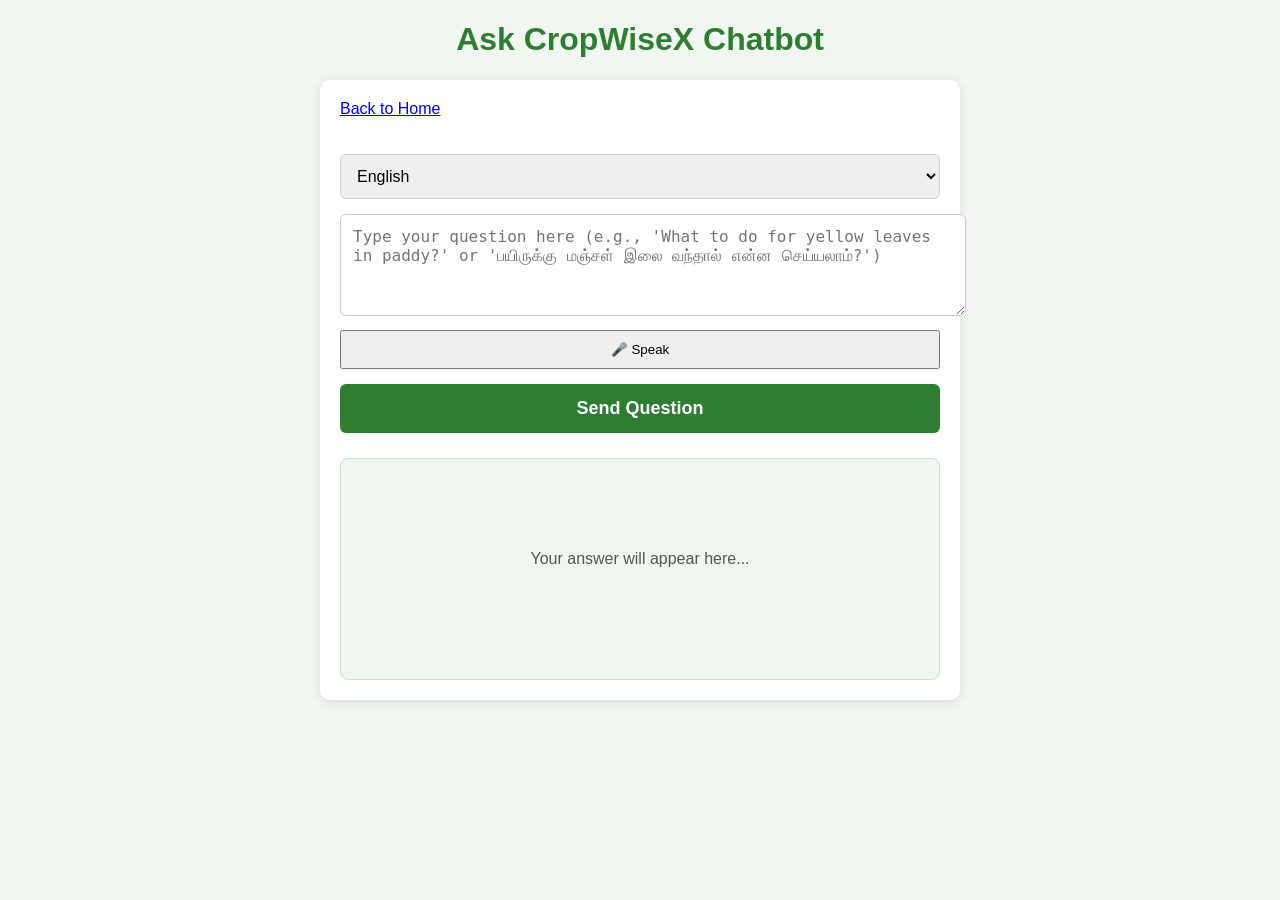
<file: templates/chat.html>
<!DOCTYPE html>
<html lang="en">
<head>
    <meta charset="UTF-8">
    <title>CropWiseX Chatbot</title>
    <style>
        body { font-family: Arial, sans-serif; margin: 20px; background: #f0f7f0; }
        h1 { color: #2e7d32; text-align: center; }
        .chat-box { max-width: 600px; margin: 0 auto; background: white; padding: 20px; border-radius: 10px; box-shadow: 0 2px 10px rgba(0,0,0,0.1); }
    </style>
</head>
<body>
  <h1>Ask CropWiseX Chatbot</h1>
<div class="chat-box">
  

     <div class="text-center mt-4">
                <a href="/dashboard" class="btn btn-outline-secondary">Back to Home</a>
            </div>
    <br><br>

    <!-- Language selector -->
    <select id="chat-language" style="width: 100%; padding: 12px; margin-bottom: 15px; border-radius: 6px; border: 1px solid #ccc; font-size: 16px;">
      <option value="English">English</option>
      <option value="Tamil">தமிழ்</option>
    </select>

    <!-- Chat input area -->
    <textarea id="chat-input" placeholder="Type your question here (e.g., 'What to do for yellow leaves in paddy?' or 'பயிருக்கு மஞ்சள் இலை வந்தால் என்ன செய்யலாம்?')" rows="4" style="width: 100%; padding: 12px; border-radius: 6px; border: 1px solid #ccc; font-size: 16px; resize: vertical;"></textarea>

    <button id="voice-btn" onclick="startVoiceInput()" style="margin-top:10px; padding:10px; width:100%;">
    🎤 Speak
    </button>

    <!-- Send button -->
    <button onclick="sendMessage()" style="margin-top: 15px; padding: 14px; background: #2e7d32; color: white; border: none; border-radius: 6px; font-size: 18px; font-weight: bold; cursor: pointer; width: 100%;">
      Send Question
    </button>

    <!-- Response area -->
    <div id="chat-response" style="margin-top: 25px; padding: 20px; background: #f0f7f0; border-radius: 8px; min-height: 180px; border: 1px solid #c8e6c9; white-space: pre-wrap; line-height: 1.6;">
      <p style="color: #555; text-align: center;">Your answer will appear here...</p>
    </div>
  </div>

  <script>
    // ── Voice list: load eagerly AND whenever the browser fires onvoiceschanged ──
    let _voices = [];
    function _loadVoices() {
      const v = window.speechSynthesis.getVoices();
      if (v && v.length) _voices = v;
    }
    _loadVoices();
    if (typeof window.speechSynthesis !== 'undefined') {
      window.speechSynthesis.onvoiceschanged = _loadVoices;
    }

    // Store the last reply here so speakText() can access it safely
    // (avoids special characters breaking an inline onclick attribute)
    window._lastReply = '';
    window._lastLang  = 'English';

    // ── Send text message ──────────────────────────────────────────────────────
    async function sendMessage() {
      const input      = document.getElementById('chat-input');
      const langSelect = document.getElementById('chat-language');
      const responseBox = document.getElementById('chat-response');

      const message = input.value.trim();
      if (!message) {
        alert('Please type a question!');
        return;
      }

      responseBox.innerHTML = '<p style="color: #2e7d32; text-align: center;">Thinking... Please wait.</p>';

      try {
        const sessionId = localStorage.getItem("session_id") || crypto.randomUUID();
        localStorage.setItem("session_id", sessionId);

        const res = await fetch('/api/chat', {
          method: 'POST',
          headers: { 'Content-Type': 'application/json' },
          body: JSON.stringify({ message, language: langSelect.value, session_id: sessionId })
        });

        const data = await res.json();

        if (data.status === 'success') {
          window._lastReply = data.reply;
          window._lastLang  = data.language;

          responseBox.innerHTML = `
            <strong>Reply (${data.language}):</strong><br>
            ${data.reply.replace(/\n/g, '<br>')}
            <br><br>
            <button onclick="speakText(window._lastReply, window._lastLang)">🔊 Listen</button>
          `;
        } else {
          responseBox.innerHTML = '<p style="color: red;">Error: ' + (data.message || 'Something went wrong') + '</p>';
        }
      } catch (err) {
        responseBox.innerHTML = '<p style="color: red;">Network error: Could not reach server. Check if backend is running.</p>';
        console.error(err);
      }

      input.value = '';
    }

    // Press Enter to send (Shift+Enter = new line)
    document.getElementById('chat-input').addEventListener('keypress', function(e) {
      if (e.key === 'Enter' && !e.shiftKey) {
        e.preventDefault();
        sendMessage();
      }
    });

    let mediaRecorder;
    let audioChunks = [];

    async function startVoiceInput() {
      const btn = document.getElementById('voice-btn');
      const input = document.getElementById('chat-input');
      const langSelect = document.getElementById('chat-language');

      if (mediaRecorder && mediaRecorder.state === 'recording') {
        // Stop recording
        mediaRecorder.stop();
        btn.textContent = '🎤 Speak';
        btn.style.backgroundColor = '';
        return;
      }

      try {
        const stream = await navigator.mediaDevices.getUserMedia({ audio: true });
        mediaRecorder = new MediaRecorder(stream);
        audioChunks = [];

        mediaRecorder.addEventListener('dataavailable', event => {
          if (event.data.size > 0) audioChunks.push(event.data);
        });

        mediaRecorder.addEventListener('stop', async () => {
          btn.textContent = '⏳ Transcribing...';
          btn.disabled = true;

          const audioBlob = new Blob(audioChunks, { type: 'audio/webm' });
          const formData = new FormData();
          formData.append('audio', audioBlob, 'recording.webm');

          try {
            const response = await fetch('/api/transcribe?language=' + encodeURIComponent(langSelect.value), {
              method: 'POST',
              body: formData
            });

            const result = await response.json();
            if (response.ok && result.status === 'success') {
              input.value = result.text;
            } else {
              alert(result.detail || 'Failed to transcribe audio.');
            }
          } catch (err) {
            console.error(err);
            alert('Failed to connect to transcription server.');
          } finally {
            btn.textContent = '🎤 Speak';
            btn.disabled = false;
            // Stop all tracks to release microphone
            stream.getTracks().forEach(track => track.stop());
          }
        });

        mediaRecorder.start();
        btn.textContent = '🔴 Stop Recording';
        btn.style.backgroundColor = '#f44336';
        btn.style.color = 'white';

      } catch (err) {
        console.error('Microphone access error:', err);
        alert('Could not access microphone. Please ensure microphone permissions are allowed.');
      }
    }

    // ── Text-to-Speech ─────────────────────────────────────────────────────────
    function speakText(text, language) {
      if (!text) return;
      window.speechSynthesis.cancel();

      // Refresh voices in case they loaded after page start
      _loadVoices();

      const speech = new SpeechSynthesisUtterance(text);

      if (language === "Tamil") {
        const tamilVoice = _voices.find(v => v.lang && v.lang.startsWith("ta"));
        if (tamilVoice) {
          speech.voice = tamilVoice;
          speech.lang  = tamilVoice.lang;
        } else {
          // No Tamil voice installed — fall back gracefully (no alert)
          speech.lang = "ta-IN";
        }
      } else {
        const engVoice = _voices.find(v => v.lang && (v.lang.startsWith("en-IN") || v.lang.startsWith("en")));
        if (engVoice) speech.voice = engVoice;
        speech.lang = "en-IN";
      }

      speech.onerror = function(e) {
        console.warn("Speech synthesis error:", e.error);
      };

      window.speechSynthesis.speak(speech);
    }
  </script>
</body>
</html>
</file>
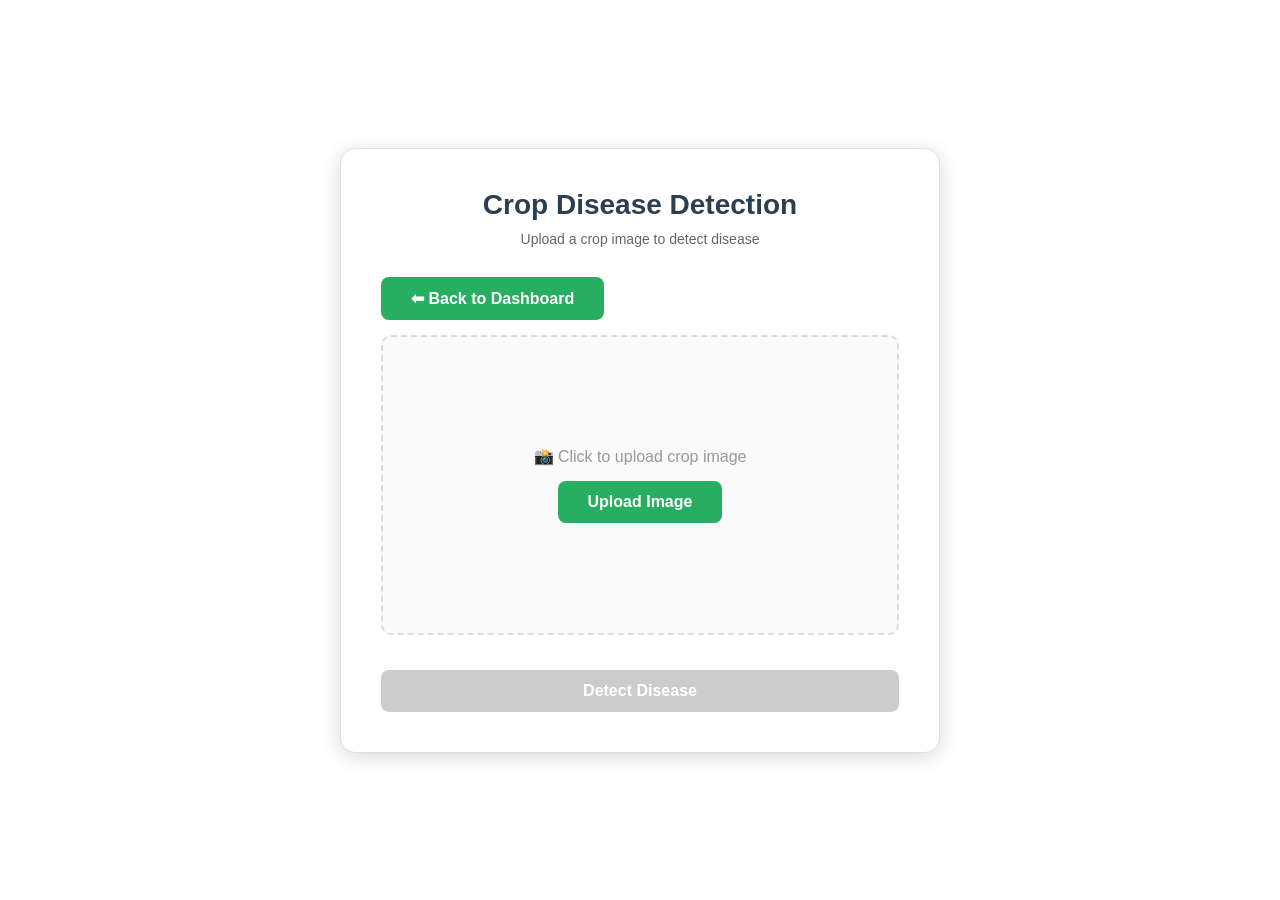
<file: templates/disease.html>
<!DOCTYPE html>
<html lang="en">
<head>
    <meta charset="UTF-8">
    <meta name="viewport" content="width=device-width, initial-scale=1.0">
    <title>CropWiseX - Intelligent Agricultural Advisory System</title>
    <style>
        * {
            margin: 0;
            padding: 0;
            box-sizing: border-box;
        }

        body {
            font-family: Arial, sans-serif;
            background: white;
            min-height: 100vh;
            display: flex;
            justify-content: center;
            align-items: center;
            padding: 20px;
        }
 
        .container {
            background: white;
            border-radius: 15px;
            padding: 40px;
            max-width: 600px;
            width: 100%;
            box-shadow: 0 4px 20px rgba(0,0,0,0.15);
            border: 1px solid #e0e0e0;
        }

        .header {
            text-align: center;
            margin-bottom: 30px;
        }

        .header h1 {
            font-size: 28px;
            color: #2c3e50;
            margin-bottom: 10px;
        }

        .header p {
            color: #666;
            font-size: 14px;
        }

        .crop-selector {
            display: flex;
            gap: 10px;
            justify-content: center;
            margin-bottom: 25px;
            flex-wrap: wrap;
        }

        .crop-btn {
            padding: 10px 25px;
            border: 2px solid #ddd;
            background: white;
            color: #333;
            border-radius: 8px;
            cursor: pointer;
            font-size: 15px;
            font-weight: 600;
            transition: all 0.3s;
        }

        .crop-btn:hover {
            border-color: #27ae60;
            background: #f0f8f4;
        }

        .crop-btn.active {
            background: #27ae60;
            color: white;
            border-color: #27ae60;
        }

        .image-container {
            border: 2px dashed #ddd;
            border-radius: 10px;
            padding: 20px;
            text-align: center;
            margin-bottom: 20px;
            min-height: 300px;
            display: flex;
            flex-direction: column;
            justify-content: center;
            align-items: center;
            background: #fafafa;
        }

        .preview-img {
            max-width: 100%;
            max-height: 350px;
            border-radius: 8px;
            margin-bottom: 15px;
            box-shadow: 0 2px 8px rgba(0,0,0,0.1);
        }

        .btn {
            padding: 12px 30px;
            border: none;
            border-radius: 8px;
            font-size: 16px;
            cursor: pointer;
            transition: all 0.3s;
            font-weight: 600;
        }

        .btn-primary {
            background: #27ae60;
            color: white;
        }

        .btn-primary:hover {
            background: #229954;
            transform: translateY(-2px);
            box-shadow: 0 4px 12px rgba(39, 174, 96, 0.3);
        }

        .btn-green {
            background: #27ae60;
            color: white;
            width: 100%;
            margin-top: 15px;
        }

        .btn-green:hover {
            background: #229954;
        }

        .btn:disabled {
            background: #ccc;
            cursor: not-allowed;
            transform: none;
            box-shadow: none;
        }

        input[type="file"] {
            display: none;
        }

        .result-box {
            background: #f8f9fa;
            padding: 20px;
            border-radius: 10px;
            margin-top: 20px;
            display: none;
            border: 1px solid #e0e0e0;
        }

        .result-box.show {
            display: block;
            animation: fadeIn 0.3s ease-in;
        }

        @keyframes fadeIn {
            from { opacity: 0; transform: translateY(10px); }
            to { opacity: 1; transform: translateY(0); }
        }

        .result-title {
            font-size: 18px;
            font-weight: bold;
            color: #333;
            margin-bottom: 10px;
        }

        .disease-name {
            font-size: 24px;
            font-weight: bold;
            color: #e74c3c;
            margin-bottom: 15px;
        }

        .disease-name.healthy {
            color: #27ae60;
        }

        .description {
            color: #555;
            line-height: 1.6;
            margin-bottom: 15px;
        }

        .recommendations {
            background: white;
            padding: 15px;
            border-radius: 8px;
            border-left: 4px solid #27ae60;
        }

        .recommendations h3 {
            font-size: 16px;
            color: #333;
            margin-bottom: 10px;
        }

        .recommendations ul {
            list-style: none;
            padding-left: 0;
        }

        .recommendations li {
            padding: 5px 0;
            color: #555;
            padding-left: 20px;
            position: relative;
        }

        .recommendations li:before {
            content: "✓";
            position: absolute;
            left: 0;
            color: #27ae60;
            font-weight: bold;
        }

        .loading {
            display: none;
            text-align: center;
            padding: 20px;
        }

        .loading.show {
            display: block;
        }

        .spinner {
            border: 4px solid #f3f3f3;
            border-top: 4px solid #27ae60;
            border-radius: 50%;
            width: 40px;
            height: 40px;
            animation: spin 1s linear infinite;
            margin: 0 auto 10px;
        }

        @keyframes spin {
            0% { transform: rotate(0deg); }
            100% { transform: rotate(360deg); }
        }

        .error-box {
            background: #ffebee;
            border-left: 4px solid #e74c3c;
            padding: 15px;
            border-radius: 5px;
            margin-top: 15px;
            display: none;
            color: #c62828;
        }

        .error-box.show {
            display: block;
        }

        @media (max-width: 768px) {
            .container {
                padding: 25px;
            }

            .crop-selector {
                flex-direction: column;
            }

            .crop-btn {
                width: 100%;
            }
        }
    </style>
</head>
<body>
    <div class="container">
        <div class="header">
            <h1>Crop Disease Detection</h1>
            <p>Upload a crop image to detect disease</p>
        </div>

        <!-- ✅ ADD THIS BUTTON HERE -->
        <button class="btn btn-primary" style="margin-bottom:15px;"
                onclick="window.location.href='/dashboard'">
            ⬅ Back to Dashboard
        </button>


      <!-- <div class="crop-selector">
            <button class="crop-btn active" onclick="selectCrop('tomato', this)">🍅 Tomato</button>
            <button class="crop-btn" onclick="selectCrop('potato', this)">🥔 Potato</button>
            <button class="crop-btn" onclick="selectCrop('corn', this)">🌽 Corn</button>
        </div> --> 

        <div class="image-container" id="imageContainer">
            <img id="previewImg" class="preview-img" style="display: none;">
            <div id="uploadPrompt">
                <p style="color: #999; margin-bottom: 15px;">📸 Click to upload crop image</p>
                <button class="btn btn-primary" onclick="document.getElementById('fileInput').click()">
                    Upload Image
                </button>
            </div>
            <input type="file" id="fileInput" accept="image/*" onchange="handleFileSelect(event)">
        </div>

        <button class="btn btn-green" id="predictBtn" onclick="predictDisease()" disabled>
            Detect Disease
        </button>

        <div class="loading" id="loading">
            <div class="spinner"></div>
            <p>Analyzing crop disease...</p>
        </div>

        <div class="error-box" id="errorBox"></div>

        <div class="result-box" id="resultBox">
            <div class="result-title">Prediction Result:</div>
            <div class="disease-name" id="diseaseName"></div>
            <div class="description" id="description"></div>
            <div class="recommendations" id="recommendations"></div>
        </div>
    </div>

    <script>
        let currentImage = null;
        let selectedCrop = 'tomato';

        function selectCrop(crop, button) {
            document.querySelectorAll('.crop-btn').forEach(btn => btn.classList.remove('active'));
            button.classList.add('active');
            selectedCrop = crop;
            hideResults();
        }

        function handleFileSelect(event) {
            const file = event.target.files[0];
            if (file) {
                if (file.size > 5 * 1024 * 1024) {
                    showError('File size must be less than 5MB');
                    return;
                }

                if (!file.type.startsWith('image/')) {
                    showError('Please upload a valid image file');
                    return;
                }

                const reader = new FileReader();
                reader.onload = function(e) {
                    currentImage = e.target.result;
                    document.getElementById('previewImg').src = currentImage;
                    document.getElementById('previewImg').style.display = 'block';
                    document.getElementById('uploadPrompt').style.display = 'none';
                    document.getElementById('predictBtn').disabled = false;
                    hideResults();
                };
                reader.readAsDataURL(file);
            }
        }

        async function predictDisease() {
            if (!currentImage) return;

            showLoading();
            hideError();
            hideResults();

            // Simulate processing time
            await new Promise(resolve => setTimeout(resolve, 2000));

            try {
                // Analyze image colors to make prediction
                const img = document.getElementById('previewImg');
                const canvas = document.createElement('canvas');
                canvas.width = img.naturalWidth;
                canvas.height = img.naturalHeight;
                const ctx = canvas.getContext('2d');
                ctx.drawImage(img, 0, 0);
                
                const imageData = ctx.getImageData(0, 0, canvas.width, canvas.height);
                const pixels = imageData.data;
                
                // Count green, brown, and yellow pixels
                let greenPixels = 0;
                let brownPixels = 0;
                let yellowPixels = 0;
                
                for (let i = 0; i < pixels.length; i += 4) {
                    const r = pixels[i];
                    const g = pixels[i + 1];
                    const b = pixels[i + 2];
                    
                    if (g > r && g > b && g > 80) greenPixels++;
                    if (r > 100 && g > 60 && g < 120 && b < 80) brownPixels++;
                    if (r > 150 && g > 150 && b < 100) yellowPixels++;
                }
                
                const totalPixels = pixels.length / 4;
                const greenRatio = greenPixels / totalPixels;
                const brownRatio = brownPixels / totalPixels;
                const yellowRatio = yellowPixels / totalPixels;
                
                // Determine disease based on color analysis
                let result;
                
                if (selectedCrop === 'tomato') {
                    if (greenRatio > 0.6 && brownRatio < 0.1) {
                        result = {
                            disease: "Healthy",
                            confidence: "High",
                            description: "The leaf appears bright green with no visible spots or lesions. Good overall leaf structure.",
                            symptoms: "Uniform green color, no discoloration, no visible disease symptoms",
                            recommendations: [
                                "Continue regular watering and fertilization",
                                "Monitor plants regularly for early disease detection",
                                "Maintain good air circulation around plants"
                            ]
                        };
                    } else if (brownRatio > 0.15) {
                        result = {
                             disease: "Tomato Septoria Leaf Spot",
                            confidence: "Medium",
                            description: "Multiple small brown spots visible across the leaf surface, characteristic of Septoria leaf spot.",
                            symptoms: "Many small circular spots with gray centers and dark borders, scattered distribution",
                            recommendations: [
                                "Remove infected lower leaves to reduce disease spread",
                                "Apply fungicide containing chlorothalonil or mancozeb",
                                "Use mulch to prevent soil splash onto leaves",
                                "Space plants properly for better air flow"
                            ]
                        };
                    } else if (brownRatio > 0.05 && brownRatio < 0.15) {
                        result = {
                            disease: "Tomato Septoria Leaf Spot",
                            confidence: "Medium",
                            description: "Multiple small brown spots visible across the leaf surface, characteristic of Septoria leaf spot.",
                            symptoms: "Many small circular spots with gray centers and dark borders, scattered distribution",
                            recommendations: [
                                "Remove infected lower leaves to reduce disease spread",
                                "Apply fungicide containing chlorothalonil or mancozeb",
                                "Use mulch to prevent soil splash onto leaves",
                                "Space plants properly for better air flow"
                            ]
                        };
                    } else {
                        result = {
                             disease: "Tomato Septoria Leaf Spot",
                            confidence: "Medium",
                            description: "Multiple small brown spots visible across the leaf surface, characteristic of Septoria leaf spot.",
                            symptoms: "Many small circular spots with gray centers and dark borders, scattered distribution",
                            recommendations: [
                                "Remove infected lower leaves to reduce disease spread",
                                "Apply fungicide containing chlorothalonil or mancozeb",
                                "Use mulch to prevent soil splash onto leaves",
                                "Space plants properly for better air flow"
                            ]
                        };
                    }
                } else if (selectedCrop === 'potato') {
                    if (greenRatio > 0.6 && brownRatio < 0.1) {
                        result = {
                            disease: "Healthy",
                            confidence: "High",
                            description: "Healthy potato leaf with good green coloration and no visible disease symptoms.",
                            symptoms: "Bright green color, no spots or lesions",
                            recommendations: [
                                "Maintain consistent soil moisture",
                                "Continue regular fertilization",
                                "Monitor for pest and disease signs"
                            ]
                        };
                    } else {
                        result = {
                            disease: "Potato Late Blight",
                            confidence: "Medium",
                            description: "Visible lesions and discoloration on potato leaf, suggesting late blight infection.",
                            symptoms: "Dark water-soaked lesions, rapid spread, can destroy crop quickly",
                            recommendations: [
                                "Apply fungicide immediately",
                                "Remove infected plants to prevent spread",
                                "Ensure good drainage",
                                "Harvest early if disease is severe"
                            ]
                        };
                    }
                } else {
                    if (greenRatio > 0.6 && brownRatio < 0.1) {
                        result = {
                            disease: "Healthy",
                            confidence: "High",
                            description: "Healthy corn leaf with good coloration and no disease symptoms.",
                            symptoms: "Uniform green color, no lesions",
                            recommendations: [
                                "Continue normal crop management",
                                "Monitor for pests and diseases",
                                "Ensure adequate nutrition"
                            ]
                        };
                    } else {
                        result = {
                            disease: "Corn Common Rust",
                            confidence: "Medium",
                            description: "Brown/rust-colored spots visible on corn leaf.",
                            symptoms: "Orange to reddish-brown pustules on leaves",
                            recommendations: [
                                "Apply fungicide if disease is severe",
                                "Plant resistant varieties in future",
                                "Remove infected plant debris"
                            ]
                        };
                    }
                }
                
                showResults(result);

            } catch (error) {
                showError('Analysis failed. Please try with a clearer image.');
            } finally {
                hideLoading();
            }
        }

        function showResults(result) {
            const diseaseNameEl = document.getElementById('diseaseName');
            diseaseNameEl.textContent = result.disease;
            
            if (result.disease.toLowerCase().includes('healthy')) {
                diseaseNameEl.classList.add('healthy');
            } else {
                diseaseNameEl.classList.remove('healthy');
            }

            document.getElementById('description').innerHTML = `
                <strong>Confidence:</strong> ${result.confidence}<br><br>
                <strong>Analysis:</strong> ${result.description}<br><br>
                <strong>Symptoms:</strong> ${result.symptoms}
            `;

            if (result.recommendations && result.recommendations.length > 0) {
                document.getElementById('recommendations').innerHTML = `
                    <h3>Treatment Recommendations:</h3>
                    <ul>
                        ${result.recommendations.map(rec => `<li>${rec}</li>`).join('')}
                    </ul>
                `;
            }

            document.getElementById('resultBox').classList.add('show');
        }

        function showLoading() {
            document.getElementById('loading').classList.add('show');
        }

        function hideLoading() {
            document.getElementById('loading').classList.remove('show');
        }

        function showError(message) {
            const errorBox = document.getElementById('errorBox');
            errorBox.textContent = '⚠️ ' + message;
            errorBox.classList.add('show');
        }

        function hideError() {
            document.getElementById('errorBox').classList.remove('show');
        }

        function hideResults() {
            document.getElementById('resultBox').classList.remove('show');
            hideError();
        }
    </script>
</body>
</html>
</file>
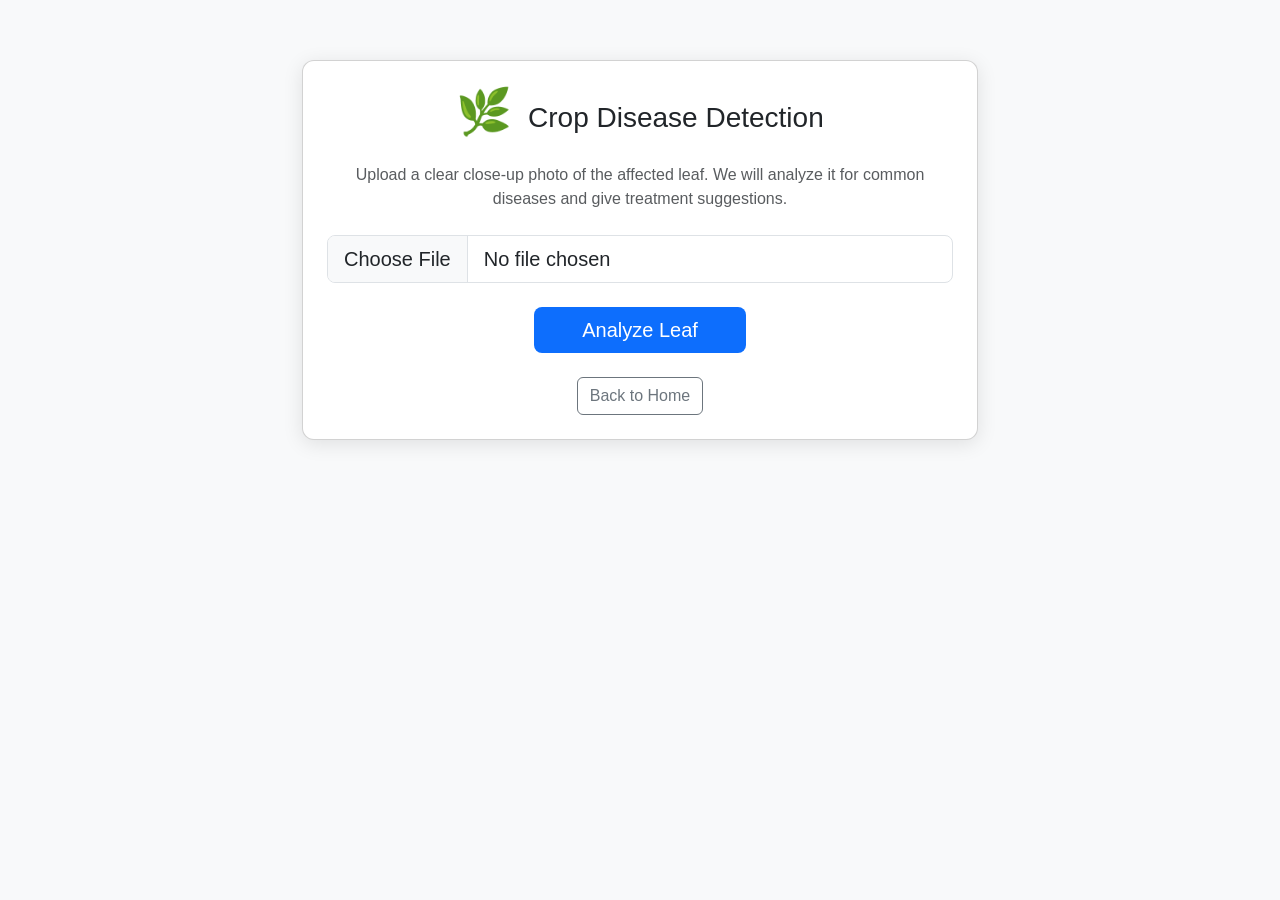
<file: templates/diseasenew.html>
<!DOCTYPE html>
<html lang="en">
<head>
    <meta charset="UTF-8">
    <meta name="viewport" content="width=device-width, initial-scale=1.0">
    <title>CropWiseX - Disease Detection</title>
    <link href="https://cdn.jsdelivr.net/npm/bootstrap@5.3.3/dist/css/bootstrap.min.css" rel="stylesheet">
    <style>
        body { 
            background-color: #f8f9fa; 
            font-family: 'Segoe UI', Tahoma, Geneva, Verdana, sans-serif; 
        }
        .container { max-width: 700px; margin: 60px auto; }
        .card { border-radius: 12px; box-shadow: 0 4px 20px rgba(0,0,0,0.1); }
        .btn-primary { background: #0d6efd; border: none; }
        .btn-primary:hover { background: #0b5ed7; }
        .emoji { font-size: 1.6em; margin-right: 8px; }
        #diseaseResult { min-height: 180px; }
    </style>
</head>
<body>

    <div class="container">
        <div class="card p-4">
            <h3 class="text-center mb-4">
                <span class="emoji">🌿</span> Crop Disease Detection
            </h3>
            <p class="text-center text-muted mb-4">
                Upload a clear close-up photo of the affected leaf. We will analyze it for common diseases and give treatment suggestions.
            </p>

            <form id="diseaseForm" enctype="multipart/form-data" class="text-center">
                <div class="mb-4">
                    <input type="file" id="diseaseImage" accept="image/*" required class="form-control form-control-lg">
                </div>
                <button type="button" onclick="detectDisease()" class="btn btn-primary btn-lg px-5">
                    Analyze Leaf
                </button>
            </form>

            <div id="diseaseResult" class="mt-5 p-4 bg-light border rounded" style="display: none;">
                <h5 class="text-center mb-3">Analysis Result</h5>
                <p id="diseaseOutput" class="text-center mb-0"></p>
            </div>

            <div class="text-center mt-4">
                <a href="/dashboard" class="btn btn-outline-secondary">Back to Home</a>
            </div>
        </div>
    </div>

    <script>
    async function detectDisease() {
      const fileInput = document.getElementById('diseaseImage');
      const resultDiv = document.getElementById('diseaseResult');
      const outputP = document.getElementById('diseaseOutput');

      if (!fileInput.files || fileInput.files.length === 0) {
        outputP.innerHTML = '<span style="color: red;">Please select a leaf photo first.</span>';
        resultDiv.style.display = 'block';
        return;
      }

      const formData = new FormData();
      formData.append('image', fileInput.files[0]);

      try {
        outputP.innerHTML = '<span class="text-muted">Analyzing your photo... (5–10 seconds)</span>';
        resultDiv.style.display = 'block';

        const response = await fetch('/api/detect-disease', {
          method: 'POST',
          body: formData
        });

        const data = await response.json();

        if (data.status === "success") {
          outputP.innerHTML = `
            <strong>Disease:</strong> ${data.disease}<br>
            <strong>Confidence:</strong> ${data.confidence}<br><br>
            <strong>What to do:</strong><br>
            ${data.recommendations.map(rec => `→ ${rec}`).join('<br>')}
          `;
          resultDiv.classList.add('border-success');
        } else {
          outputP.innerHTML = `<span style="color: red;">Error: ${data.message || "Could not analyze the image"}</span>`;
          resultDiv.classList.add('border-danger');
        }
      } catch (error) {
        outputP.innerHTML = '<span style="color: red;">Failed to connect to server. Try again.</span>';
        console.error(error);
      }
    }
    </script>

    <script src="https://cdn.jsdelivr.net/npm/bootstrap@5.3.3/dist/js/bootstrap.bundle.min.js"></script>
</body>
</html>
</file>
